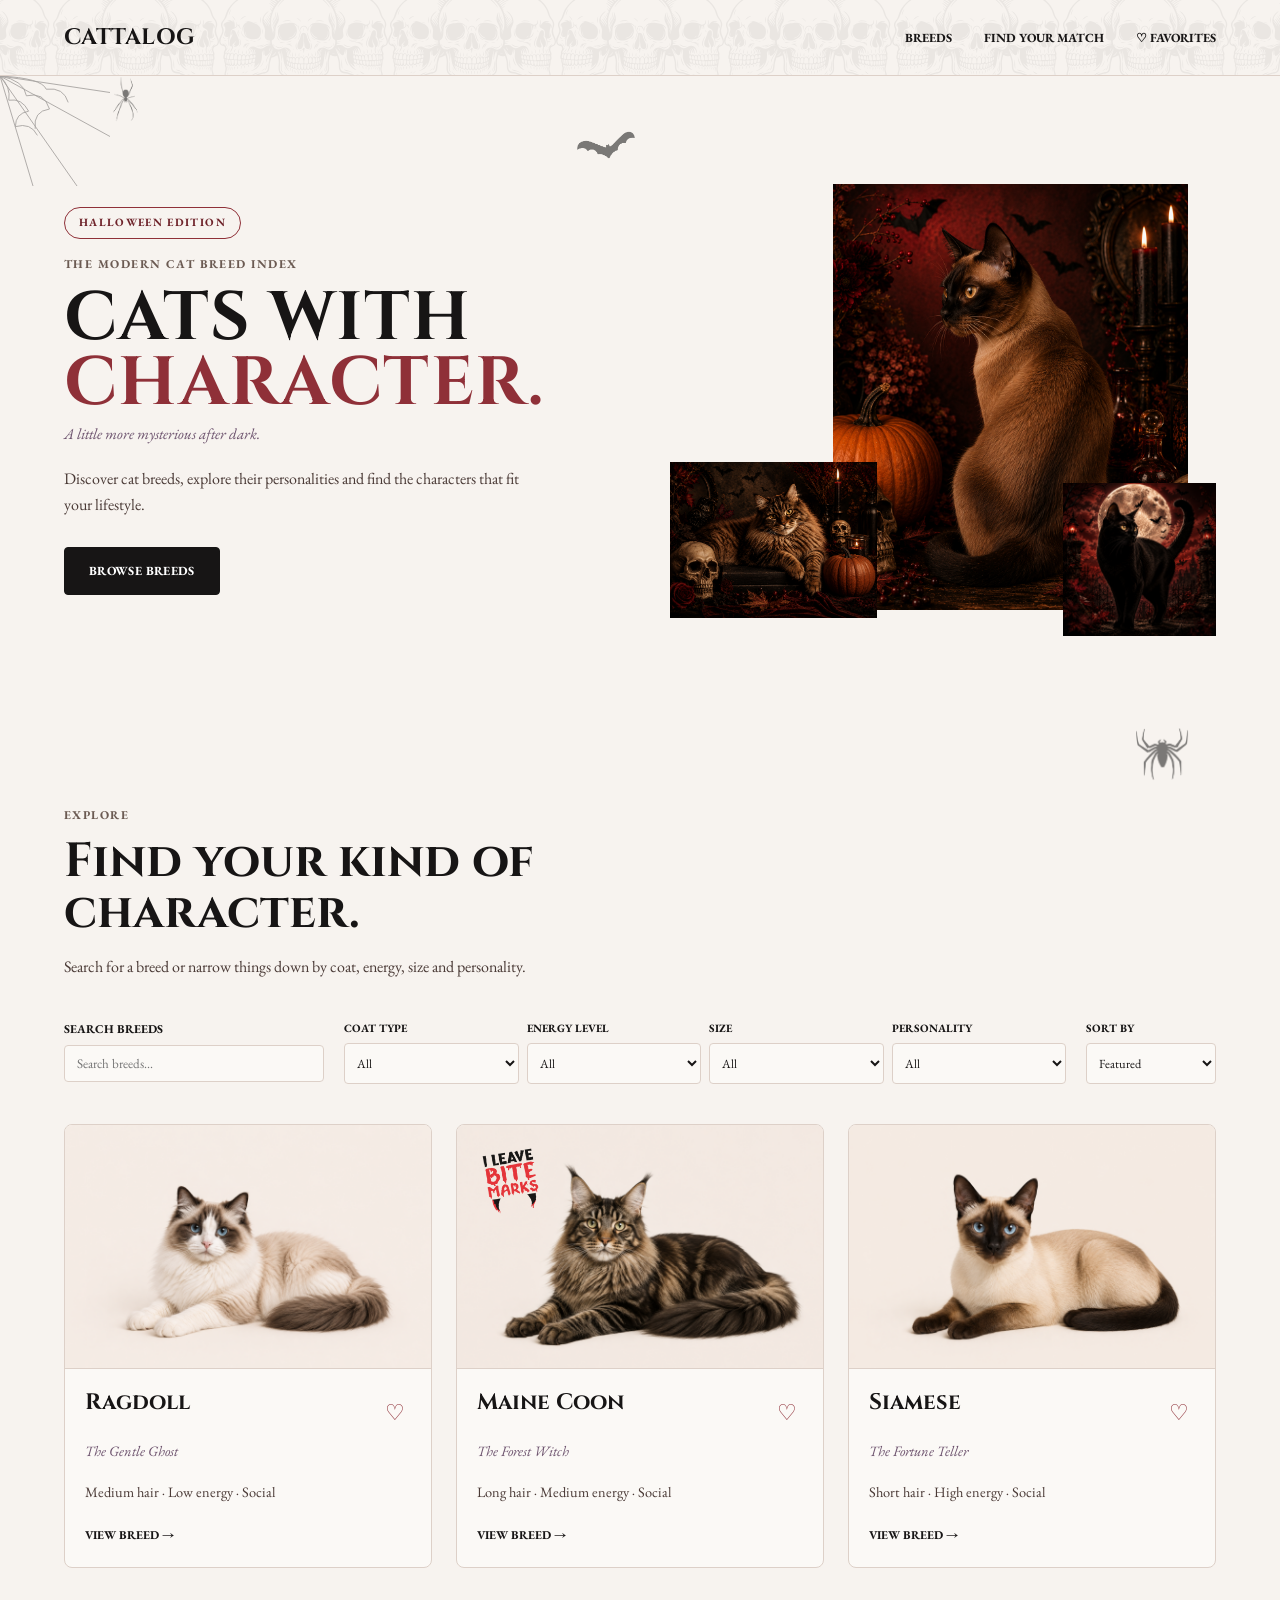
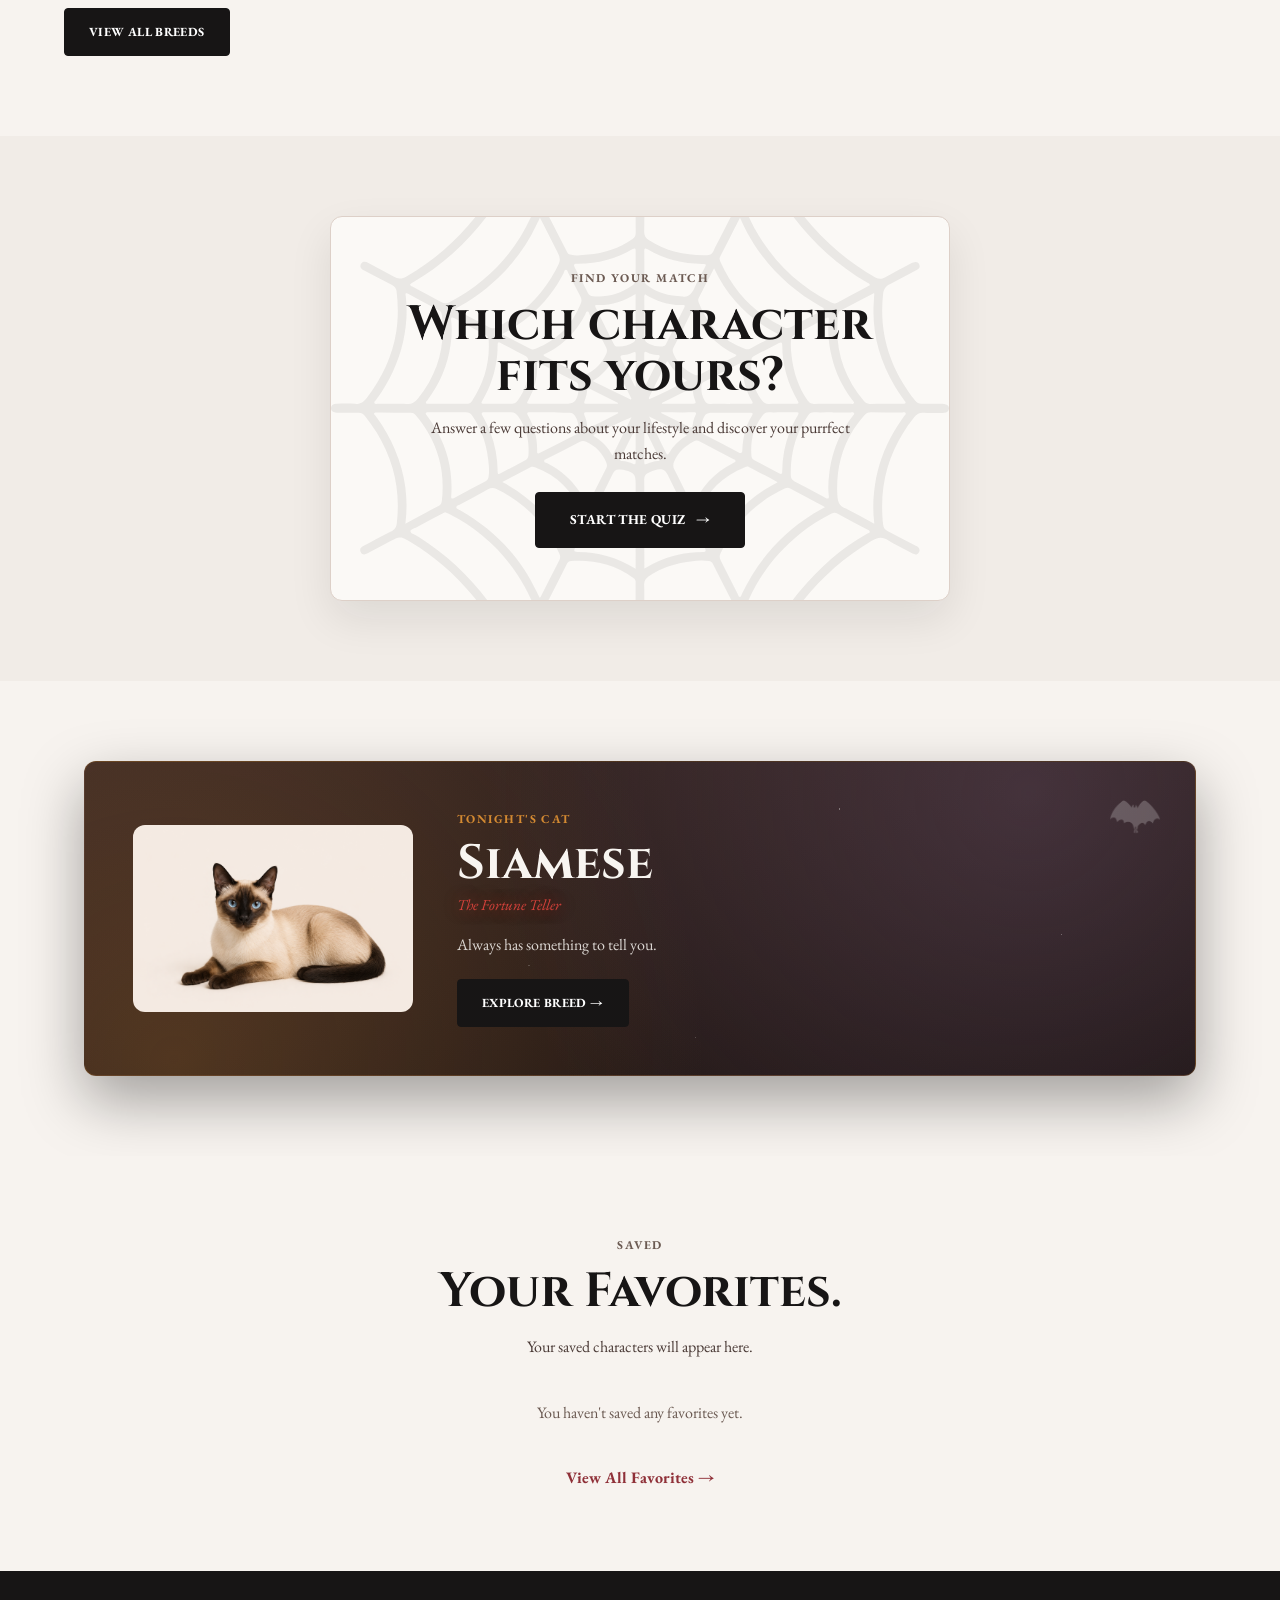
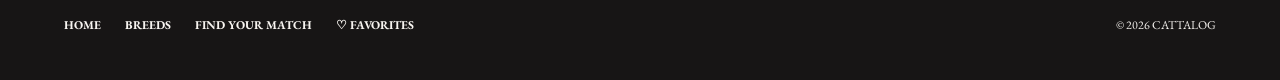
<file: index.html>
<!DOCTYPE html>
<html lang="en">

<head>
    <meta charset="UTF-8">
    <meta name="viewport" content="width=device-width, initial-scale=1.0">
    <meta name="description" content="CATTALOG is a modern cat breed index — discover breeds, explore personalities and find your purrfect match.">
    <link rel="icon" href="images/cat-on-skull.svg">
    <link rel="stylesheet" href="css/style.css">
    <title>CATTALOG — Halloween Edition</title>
</head>

<body>

<header class="site-header" id="site-header">
</header>


<main>

    <!-- HERO -->
    <section class="hero">

        <svg class="hero-decor" viewBox="0 0 100 100" aria-hidden="true" focusable="false">
            <g fill="none" stroke="currentColor" stroke-width="0.8" opacity="0.9">
                <path d="M0,0 L100,55" />
                <path d="M0,0 L70,100" />
                <path d="M0,0 L30,100" />
                <path d="M0,0 L100,15" />
                <path d="M0,0 Q10,10 8,22 Q20,20 26,32 Q14,34 14,46 Q28,42 34,54" />
                <path d="M0,0 Q22,4 24,18 Q40,14 45,30 Q30,32 32,48" />
                <path d="M0,0 Q38,2 42,12 Q58,10 62,24" />
            </g>
        </svg>

        <img src="images/bat.png" alt="" aria-hidden="true" class="page-decor decor-hero-bat">
        <img src="images/spider.png" alt="" aria-hidden="true" class="page-decor decor-hero-spider">

        <div class="hero-content">

            <p class="halloween-badge">
                Halloween Edition
            </p>

            <p class="section-label">
                The modern cat breed index
            </p>

            <h1>
                Cats with
                <span>character.</span>
            </h1>

            <p class="hero-subtitle">
                A little more mysterious after dark.
            </p>

            <p class="hero-description">
                Discover cat breeds, explore their personalities
                and find the characters that fit your lifestyle.
            </p>

            <a href="#explore" class="button">
                Browse Breeds
            </a>

        </div>


        <div class="hero-images">

            <div class="hero-image hero-image-main">
                <img
                        src="images/hero-main.png"
                        alt="Siamese cat sitting among pumpkins, skulls and candles"
                        decoding="async">
            </div>

            <div class="hero-image hero-image-secondary">
                <img
                        src="images/hero-secondary.png"
                        alt="Maine Coon cat resting among Halloween decorations"
                        decoding="async">
            </div>

            <div class="hero-image hero-image-small">
                <img
                        src="images/hero-small.png"
                        alt="Black cat under a full moon with bats"
                        decoding="async">
            </div>

        </div>

    </section>


    <!-- EXPLORE -->
    <section class="breed-discovery" id="explore">

        <img src="images/spider2.png" alt="" aria-hidden="true" class="page-decor decor-explore-spider" loading="lazy">

        <header class="section-header">
            <p class="section-label">Explore</p>

            <h2>Find your kind of character.</h2>

            <p>
                Search for a breed or narrow things down
                by coat, energy, size and personality.
            </p>
        </header>


        <!--
            JavaScript builds the search input
            and filter selects here.
        -->
        <div id="home-filter-ui">
        </div>


        <!--
            Later JavaScript fetches breeds.json
            and creates breed cards here.
        -->
        <div class="breed-grid" id="home-breed-results">
        </div>


        <a href="breeds.html" class="button" id="home-view-all">
            View All Breeds
        </a>

    </section>


    <!-- MATCH -->
    <section class="match-section">

        <div class="match-content">

            <img src="images/spider-web.svg" alt="" aria-hidden="true" class="match-web">

            <p class="section-label">
                Find Your Match
            </p>

            <h2>
                Which character fits yours?
            </h2>

            <p>
                Answer a few questions about your lifestyle
                and discover your purrfect matches.
            </p>

            <a href="match.html" class="button button-large match-start">
                Start the Quiz
                <span aria-hidden="true">→</span>
            </a>

        </div>

    </section>


    <!-- TONIGHT'S CAT -->
    <section class="tonight-cat" aria-labelledby="tonight-cat-heading">

        <h2 id="tonight-cat-heading" class="visually-hidden">Tonight's Cat</h2>

        <!--
            JavaScript picks a breed for today
            and fills the card here.
        -->
        <div class="tonight-cat-card" id="tonight-cat-card">
            <p>Loading tonight's cat...</p>
        </div>

        <img src="images/bat2.png" alt="" aria-hidden="true" class="page-decor decor-tonight-bat" loading="lazy">

    </section>


    <!-- FAVORITES PREVIEW -->
    <section class="favorites-preview">

        <header class="section-header section-header-center">
            <p class="section-label">Saved</p>

            <h2>Your Favorites.</h2>

            <p>
                Your saved characters will appear here.
            </p>
        </header>


        <div class="breed-grid" id="favorites-preview">
            <p>You haven't saved any favorites yet.</p>
        </div>


        <a href="favorites.html" class="favorites-preview-link">
            View All Favorites →
        </a>

    </section>

</main>


<footer class="site-footer" id="site-footer">
</footer>

<script src="js/nav.js"></script>
<script src="js/utils.js"></script>
<script src="js/home.js"></script>
</body>

</html>
</file>
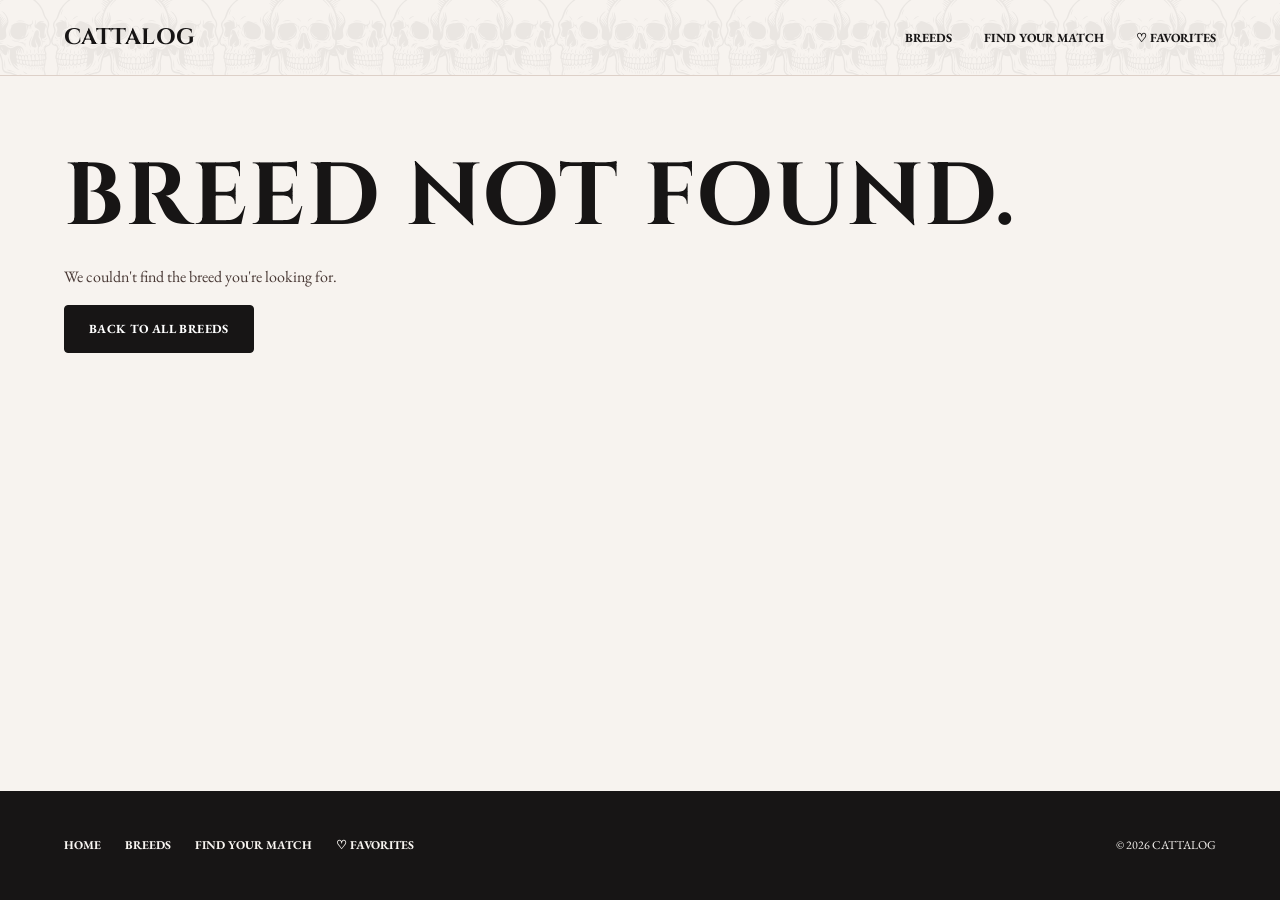
<file: breed.html>
<!DOCTYPE html>
<html lang="en">

<head>
    <meta charset="UTF-8">
    <meta name="viewport" content="width=device-width, initial-scale=1.0">
    <meta name="description" content="Detailed cat breed profile — origin, personality, coat, size and lifespan on CATTALOG.">
    <link rel="icon" href="images/cat-on-skull.svg">

    <link rel="stylesheet" href="css/style.css">

    <title>Breed | CATTALOG — Halloween Edition</title>
</head>

<body class="breed-page">

<header class="site-header" id="site-header">
</header>


<main>

    <a href="breeds.html" class="back-link">
        ← All Breeds
    </a>


    <!-- BREED HERO -->
    <section class="breed-detail">

        <div class="breed-detail-image">
            <!-- JavaScript adds breed image here -->
        </div>


        <div class="breed-detail-content">

            <p class="section-label">
                Breed Profile
            </p>

            <img src="images/bat.png" alt="" aria-hidden="true" class="page-decor decor-detail-bat" loading="lazy">

            <h1 id="breed-name">
                Loading...
            </h1>

            <p class="breed-halloween-role" id="breed-halloween-role" hidden>
            </p>

            <p class="breed-traits" id="breed-traits">
                Loading traits...
            </p>

            <p class="breed-description" id="breed-description">
                Loading breed information...
            </p>

            <button
                    type="button"
                    class="favorite-button"
                    id="favorite-button"
                    aria-label="Add to favorites">
                ♡
            </button>

        </div>

    </section>


    <!-- OVERVIEW: ABOUT + BASICS -->
    <section class="breed-overview">

        <div class="breed-about">

            <h2>About.</h2>

            <p id="breed-about">
                Loading breed background...
            </p>

            <div class="fun-fact">
                <p class="fun-fact-label">Fun Fact</p>
                <p class="fun-fact-text" id="breed-fun-fact">—</p>
            </div>

            <div class="health-note">
                <p class="health-note-label">Health Note</p>
                <p class="health-note-text" id="breed-health-note">—</p>
            </div>

        </div>


        <div class="breed-basics">

            <h2>The Basics.</h2>

            <div class="basics-list">

                <div class="basics-row">
                    <h3>Origin</h3>
                    <p id="breed-origin">—</p>
                </div>

                <div class="basics-row">
                    <h3>Size</h3>
                    <p id="breed-size">—</p>
                </div>

                <div class="basics-row">
                    <h3>Coat</h3>
                    <p id="breed-coat">—</p>
                </div>

                <div class="basics-row">
                    <h3>Lifespan</h3>
                    <p id="breed-lifespan">—</p>
                </div>

                <div class="basics-row">
                    <h3>Grooming</h3>
                    <p id="breed-grooming">—</p>
                </div>

                <div class="basics-row">
                    <h3>Shedding</h3>
                    <p id="breed-shedding">—</p>
                </div>

                <div class="basics-row">
                    <h3>Vocality</h3>
                    <p id="breed-vocality">—</p>
                </div>

            </div>

        </div>

    </section>


    <!-- CHARACTER: PERSONALITY + GOOD WITH -->
    <section class="breed-character">

        <img src="images/spider.png" alt="" aria-hidden="true" class="page-decor decor-character-spider" loading="lazy">

        <div class="personality-section">

            <h2>Personality.</h2>

            <div
                    class="personality-traits"
                    id="personality-traits">
                <!-- JavaScript adds score bars here -->
            </div>

        </div>


        <div class="character-side">

            <div class="breed-good-with">

                <h2>Good With.</h2>

                <div class="tag-list" id="breed-good-with">
                    <!-- JavaScript adds tags here -->
                </div>

            </div>

            <blockquote class="breed-vibe">

                <p class="section-label">
                    The Vibe
                </p>

                <p class="breed-vibe-quote" id="breed-vibe">
                    Loading...
                </p>

            </blockquote>

        </div>

    </section>


    <!-- QUIZ CTA -->
    <section class="match-cta">

        <img src="images/spider2.png" alt="" aria-hidden="true" class="page-decor decor-cta-spider" loading="lazy">

        <div class="match-content">

            <img src="images/spider-web.svg" alt="" aria-hidden="true" class="match-web">

            <p class="section-label">
                Find Your Match
            </p>

            <h2>
                Think you're a match?
            </h2>

            <p>
                Answer a few quick questions about your lifestyle
                and find the character that fits you.
            </p>

            <a href="match.html" class="button button-large match-start">
                Start the Quiz
                <span aria-hidden="true">→</span>
            </a>

        </div>

    </section>


    <!-- RATING + COMMENTS -->
    <section class="breed-feedback">

      <div class="breed-rating">

        <h2>
            Rate This Breed.
        </h2>

        <p>
            Tap a star to rate this breed. Your rating is saved on this device.
        </p>

        <div
                class="rating-widget"
                id="rating-widget"
                role="radiogroup"
                aria-label="Rate this breed from 1 to 5 stars">
            <!-- JavaScript adds star buttons here -->
        </div>

        <p class="rating-summary" id="rating-summary">
        </p>

        <button
                type="button"
                class="rating-clear"
                id="rating-clear"
                hidden>
            Clear rating
        </button>

        <img src="images/skeleton.png" alt="" aria-hidden="true" class="page-decor decor-rating-skeleton" loading="lazy">

      </div>


      <div class="breed-comments">

        <h2>
            Comments.
        </h2>

        <p>
            Have you met this breed? Share your experience.
            You'll need to rate the breed before posting a comment.
        </p>

        <form
                class="comment-form"
                id="comment-form"
                novalidate>

            <div class="comment-field">
                <label for="comment-name">Your name</label>

                <input
                        type="text"
                        id="comment-name"
                        name="name"
                        placeholder="e.g. Alex"
                        required
                        minlength="2"
                        maxlength="40">
            </div>

            <div class="comment-field">
                <label for="comment-text">Your comment</label>

                <textarea
                        id="comment-text"
                        name="text"
                        rows="4"
                        placeholder="What's this breed's character like? (min. 10 characters)"
                        required
                        minlength="10"
                        maxlength="300"></textarea>

                <p class="comment-char-count" id="comment-char-count">
                    0 / 300
                </p>
            </div>

            <p
                    class="comment-error"
                    id="comment-error"
                    role="alert"
                    hidden>
            </p>

            <button type="submit" class="button">
                Post Comment
            </button>

        </form>

        <div class="comment-list" id="comment-list">
            <!-- JavaScript adds saved comments here -->
        </div>

      </div>

    </section>

</main>


<footer class="site-footer" id="site-footer">
</footer>


<script src="js/nav.js"></script>
<script src="js/utils.js"></script>
<script src="js/breed.js"></script>

</body>

</html>
</file>
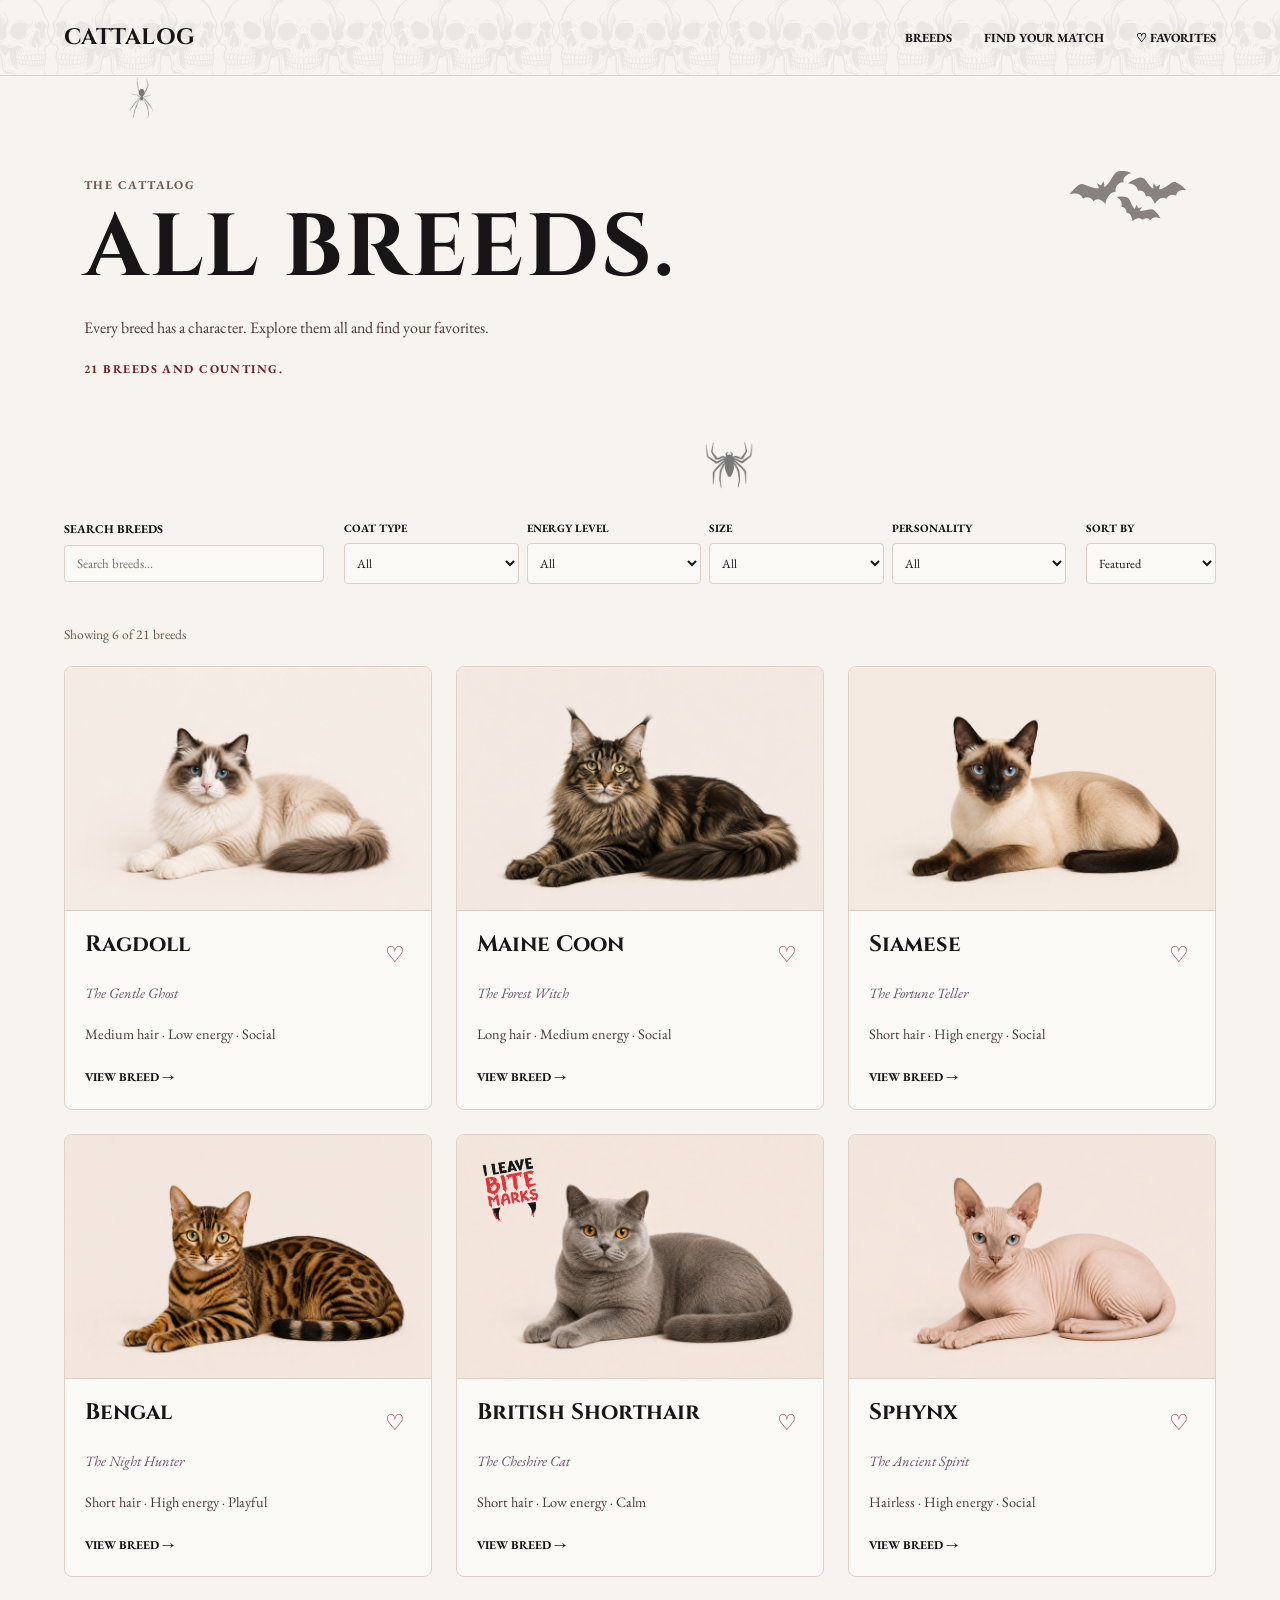
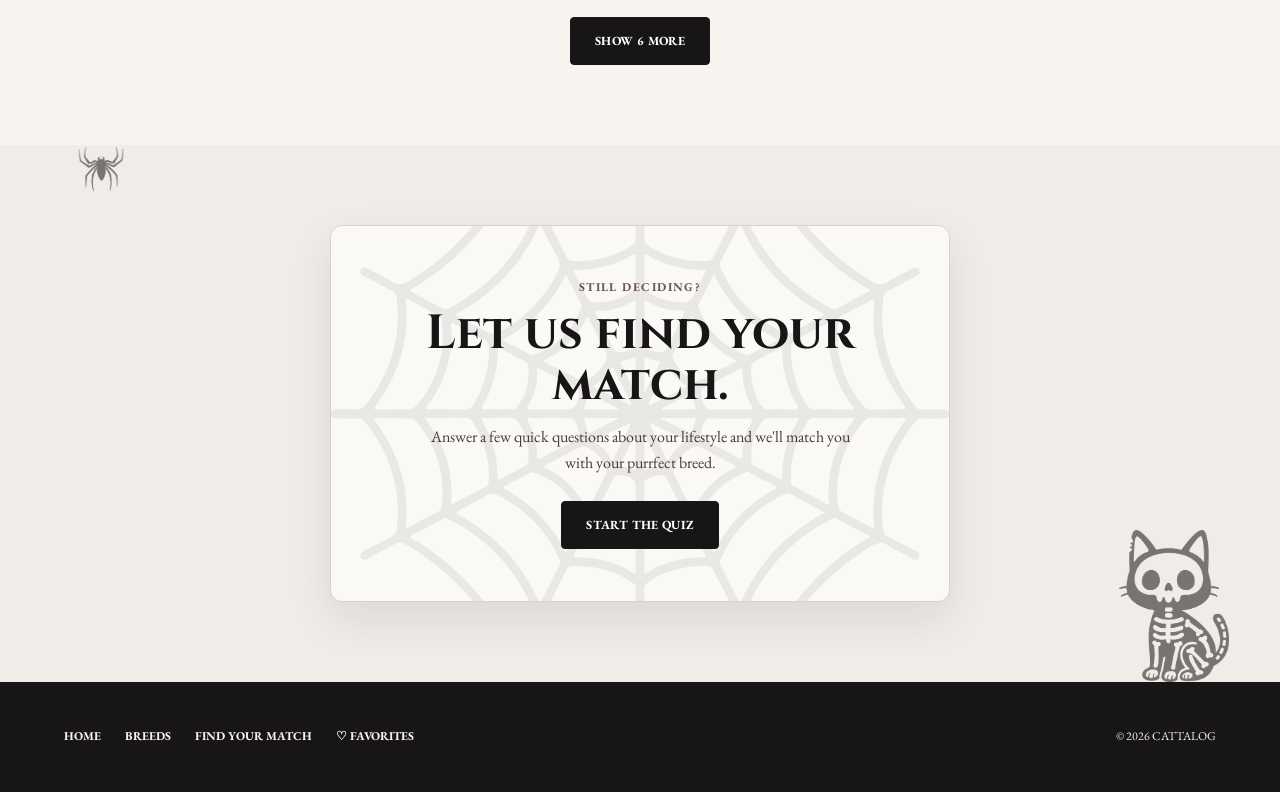
<file: breeds.html>
<!DOCTYPE html>
<html lang="en">

<head>
    <meta charset="UTF-8">
    <meta name="viewport" content="width=device-width, initial-scale=1.0">
    <meta name="description" content="Browse and filter cat breeds by coat, energy, size and personality on CATTALOG.">
    <link rel="icon" href="images/cat-on-skull.svg">
    <link rel="stylesheet" href="css/style.css">
    <title>Breeds | CATTALOG — Halloween Edition</title>
</head>

<body>

<header class="site-header" id="site-header">
</header>


<main>

    <!-- INTRO -->
    <section class="page-intro">

        <img src="images/bats.svg" alt="" aria-hidden="true" class="page-decor decor-breeds-bat" loading="lazy">
        <img src="images/spider.png" alt="" aria-hidden="true" class="page-decor decor-intro-spider" loading="lazy">

        <p class="section-label">
            The Cattalog
        </p>

        <h1>All Breeds.</h1>

        <p>
            Every breed has a character.
            Explore them all and find your favorites.
        </p>

        <p class="breed-count-summary" id="breed-count-summary"></p>

    </section>


    <!-- BREED BROWSER -->
    <section class="breed-browser" aria-labelledby="breed-browser-heading">

        <img src="images/spider2.png" alt="" aria-hidden="true" class="page-decor decor-grid-spider" loading="lazy">

        <h2 id="breed-browser-heading" class="visually-hidden">Browse breeds</h2>

        <!--
            JavaScript builds the search input
            and filter selects here.
        -->
        <div id="breed-filter-ui">
        </div>


        <p class="breed-results-count" id="breed-results-count"></p>


        <!--
            JavaScript creates a page of breed cards
            from breeds.json here, then reveals more
            with the button below.
        -->
        <div class="breed-grid" id="breed-grid">
        </div>

        <button
                type="button"
                class="button load-more-button"
                id="load-more-button"
                hidden>
            Show More
        </button>

    </section>


    <!-- QUIZ CTA -->
    <section class="match-section">

        <img src="images/cat-skeleton.png" alt="" aria-hidden="true" class="page-decor decor-match-skeleton" loading="lazy">
        <img src="images/spider2.png" alt="" aria-hidden="true" class="page-decor decor-cta-spider2" loading="lazy">

        <div class="match-content">

            <img src="images/spider-web.svg" alt="" aria-hidden="true" class="match-web">

            <p class="section-label">
                Still Deciding?
            </p>

            <h2>
                Let us find your match.
            </h2>

            <p>
                Answer a few quick questions about your lifestyle
                and we'll match you with your purrfect breed.
            </p>

            <a href="match.html" class="button">
                Start the Quiz
            </a>

        </div>

    </section>

</main>


<footer class="site-footer" id="site-footer">
</footer>

<script src="js/nav.js"></script>
<script src="js/utils.js"></script>
<script src="js/breeds.js"></script>
</body>

</html>
</file>
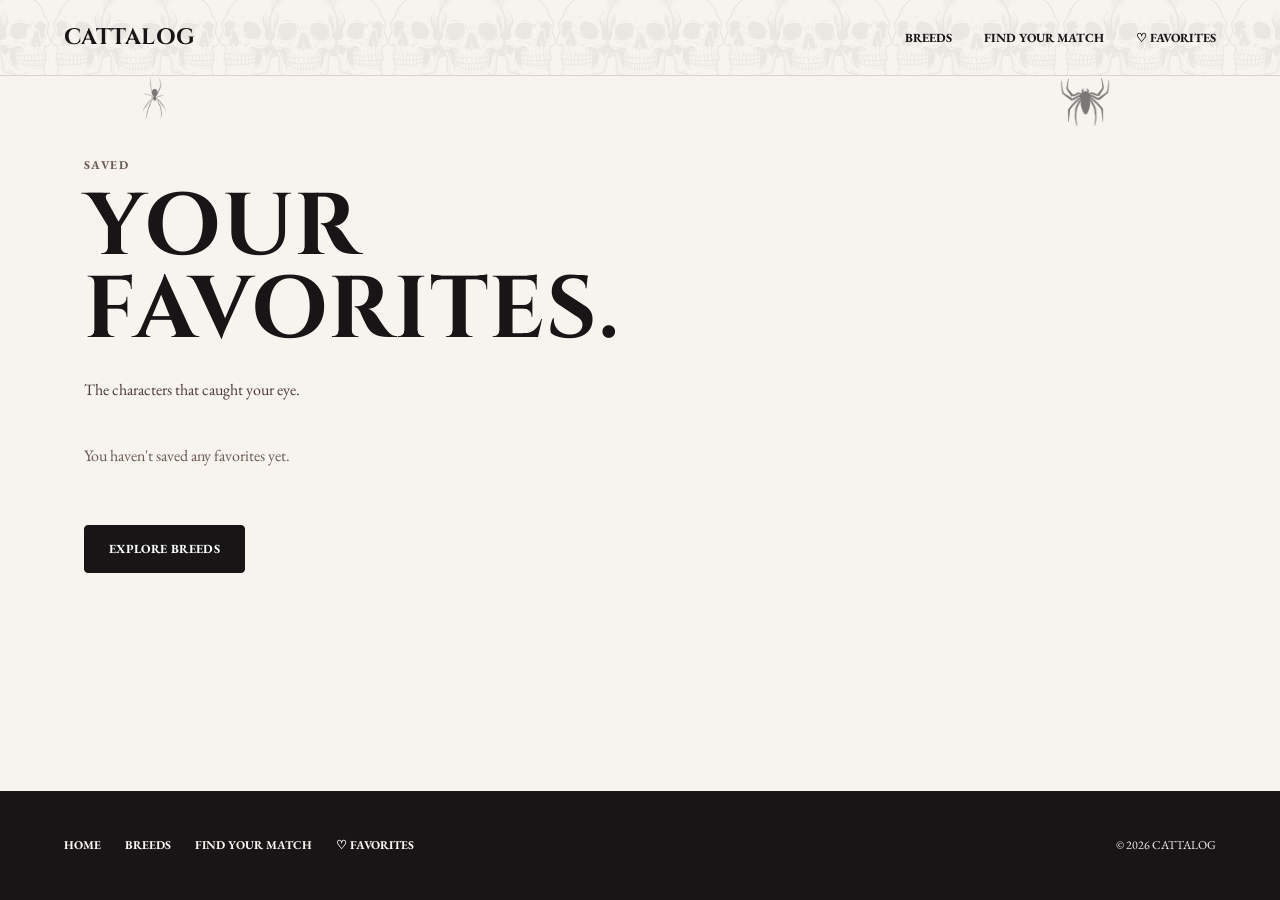
<file: favorites.html>
<!DOCTYPE html>
<html lang="en">

<head>
    <meta charset="UTF-8">
    <meta name="viewport" content="width=device-width, initial-scale=1.0">
    <meta name="description" content="View and manage your saved favorite cat breeds on CATTALOG.">
    <link rel="icon" href="images/cat-on-skull.svg">
    <link rel="stylesheet" href="css/style.css">
    <title>Favorites | CATTALOG — Halloween Edition</title>
</head>

<body>

<header class="site-header" id="site-header">
</header>


<main>

    <section class="favorites-section">

        <img src="images/spider.png" alt="" aria-hidden="true" class="page-decor decor-favorites-spider" loading="lazy">
        <img src="images/spider2.png" alt="" aria-hidden="true" class="page-decor decor-favorites-spider2" loading="lazy">

        <header class="section-header">

            <p class="section-label">
                Saved
            </p>

            <h1>
                Your Favorites.
            </h1>

            <p>
                The characters that caught your eye.
            </p>

        </header>


        <h2 class="visually-hidden">Saved breeds</h2>

        <!--
            JavaScript reads Local Storage and
            creates the saved breed cards here.
        -->
        <div
                class="breed-grid"
                id="favorites-grid">

            <p class="empty-favorites">
                You haven't saved any favorites yet.
            </p>

        </div>


        <div class="favorites-actions">

            <a
                    href="breeds.html"
                    class="button">
                Explore Breeds
            </a>

            <button
                    type="button"
                    class="clear-favorites-button"
                    id="clear-favorites-button"
                    hidden>
                Clear All Favorites
            </button>

        </div>

    </section>

</main>


<footer class="site-footer" id="site-footer">
</footer>

<script src="js/nav.js"></script>
<script src="js/utils.js"></script>
<script src="js/favorites.js"></script>
</body>

</html>
</file>
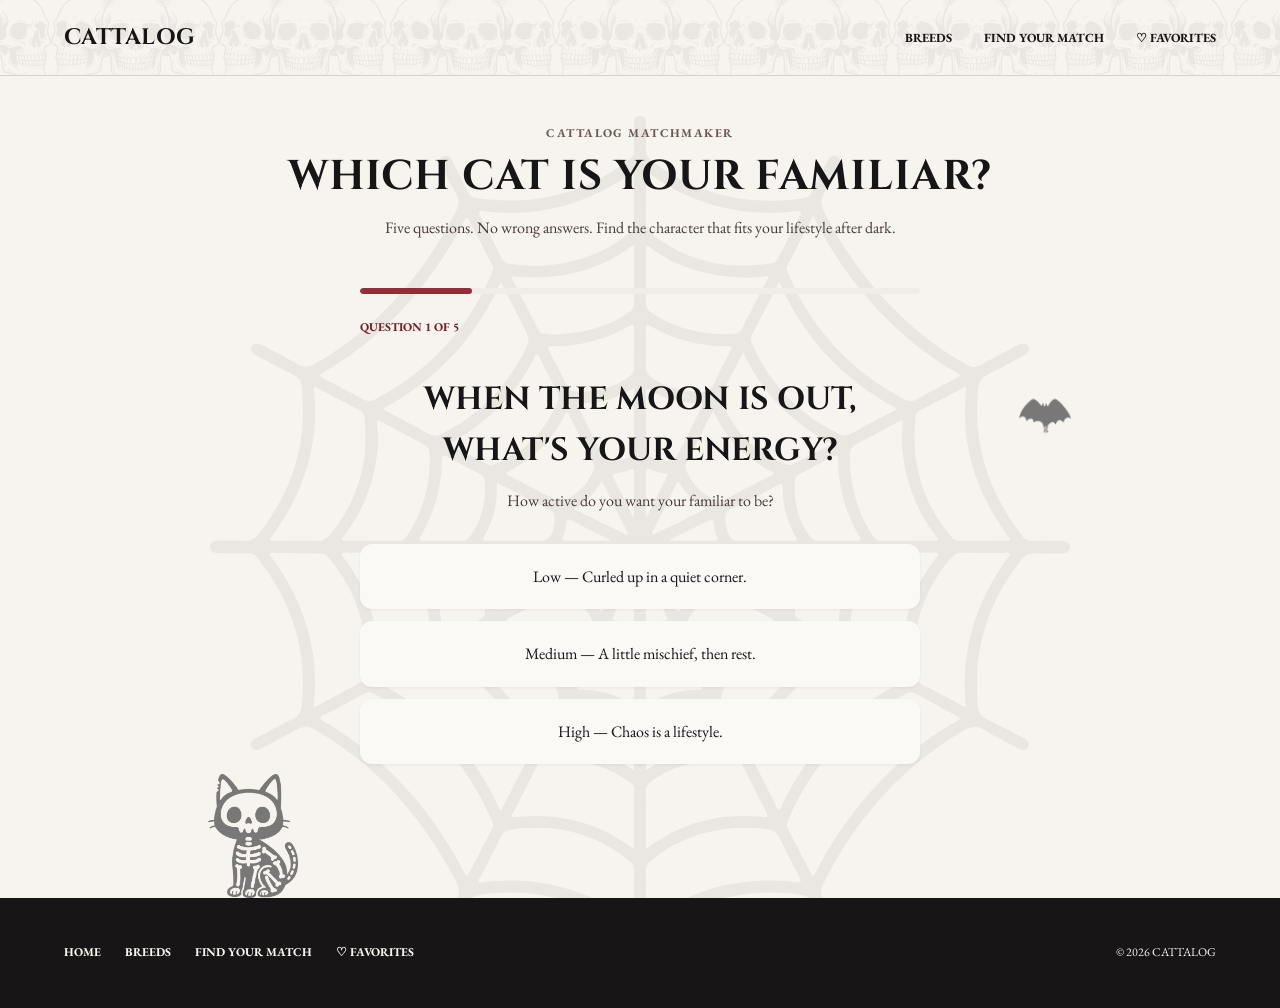
<file: match.html>
<!DOCTYPE html>
<html lang="en">

<head>
    <meta charset="UTF-8">
    <meta name="viewport" content="width=device-width, initial-scale=1.0">
    <meta name="description" content="Take the CATTALOG quiz to find which cat breed matches your lifestyle.">
    <link rel="icon" href="images/cat-on-skull.svg">
    <link rel="stylesheet" href="css/style.css">
    <title>Which Cat Is Your Familiar? | CATTALOG — Halloween Edition</title>
</head>

<body>

<header class="site-header" id="site-header">
</header>


<main>

    <section class="quiz-section">

        <img src="images/spider-web.svg" alt="" aria-hidden="true" class="quiz-web">

        <header class="quiz-header">

            <p class="section-label">
                Cattalog Matchmaker
            </p>

            <h1>
                Which cat is your familiar?
            </h1>

            <p>
                Five questions. No wrong answers.
                Find the character that fits your lifestyle after dark.
            </p>

        </header>


        <img src="images/bat2.png" alt="" aria-hidden="true" class="page-decor decor-quiz-bat" loading="lazy">


        <div class="quiz-body">

            <div class="quiz-progress-track" aria-hidden="true">
                <div class="quiz-progress-fill" id="quiz-progress-fill"></div>
            </div>

            <div class="quiz-nav">
                <p class="quiz-progress" id="quiz-progress">
                    Loading question...
                </p>

                <button
                        type="button"
                        class="quiz-back"
                        id="quiz-back"
                        hidden>
                    ← Back
                </button>
            </div>

            <fieldset id="quiz-fieldset">
                <!-- JavaScript adds the current question here -->
            </fieldset>

        </div>


        <!-- MATCH HISTORY -->
        <div class="quiz-history">

            <button
                    type="button"
                    class="history-toggle"
                    id="history-toggle"
                    aria-expanded="false"
                    aria-controls="match-history-panel"
                    hidden>
                View Past Matches
            </button>

        </div>

        <div
                class="match-history"
                id="match-history-panel"
                hidden>

            <div class="match-history-header">

                <h2>
                    Your Past Matches.
                </h2>

                <button
                        type="button"
                        class="clear-history-button"
                        id="clear-history-button"
                        hidden>
                    Clear History
                </button>

            </div>

            <div class="history-list" id="match-history-list">
                <!-- JavaScript adds past match entries here -->
            </div>

        </div>

        <img src="images/cat-skeleton.png" alt="" aria-hidden="true" class="page-decor decor-quiz-skeleton" loading="lazy">

    </section>

</main>


<footer class="site-footer" id="site-footer">
</footer>

<script src="js/nav.js"></script>
<script src="js/utils.js"></script>
<script src="js/match.js"></script>

</body>

</html>
</file>
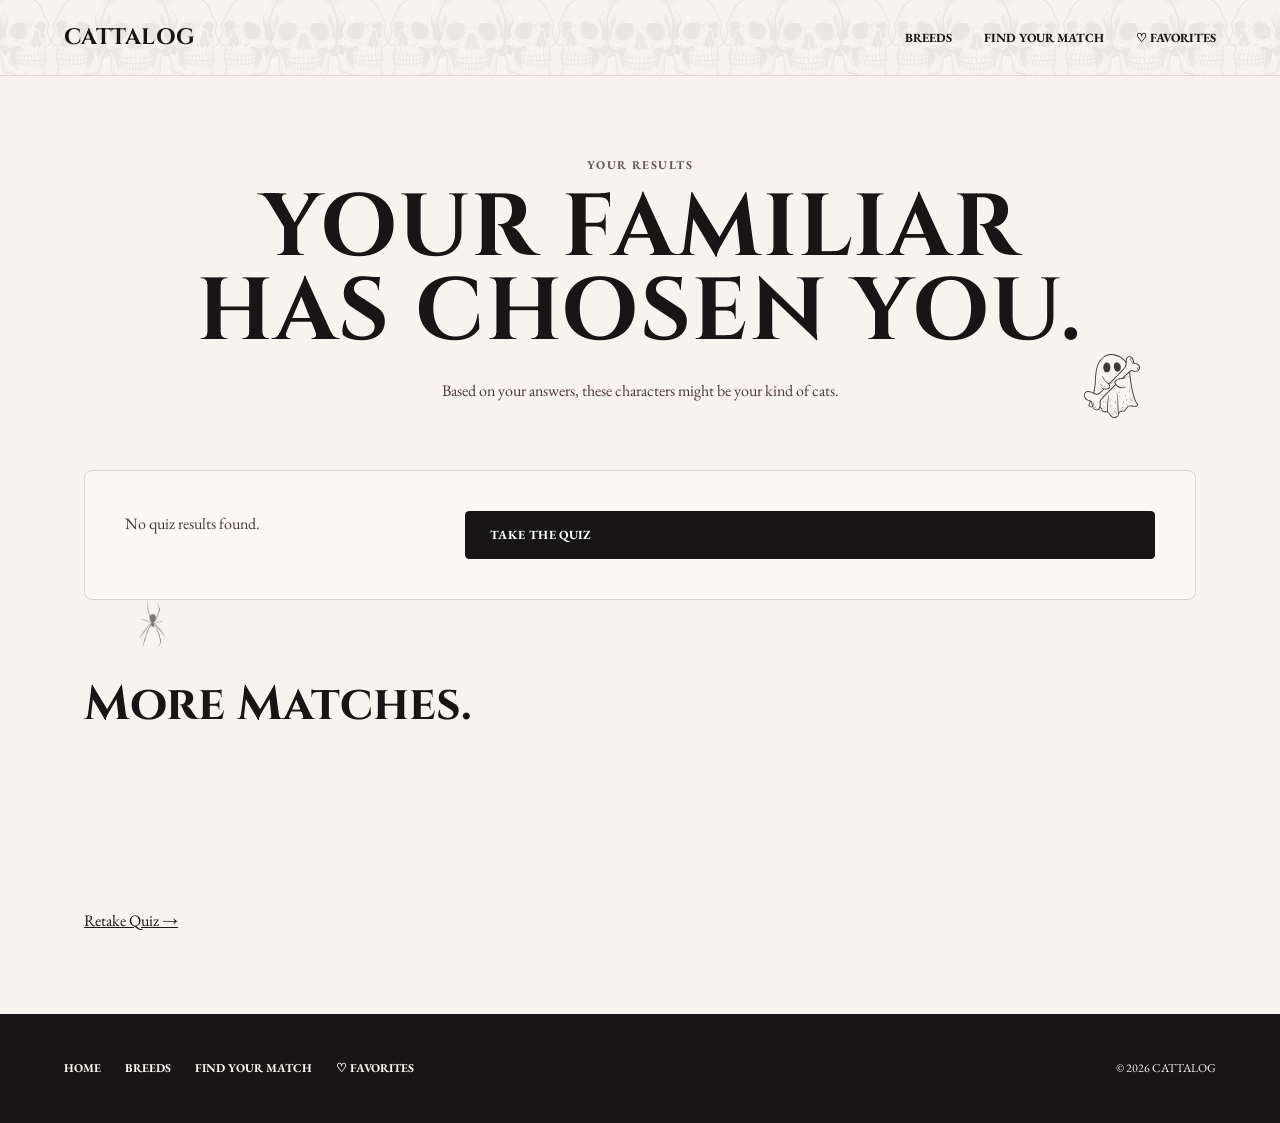
<file: results.html>
<!DOCTYPE html>
<html lang="en">

<head>
    <meta charset="UTF-8">
    <meta name="viewport" content="width=device-width, initial-scale=1.0">
    <meta name="description" content="See your best-matched cat breeds based on your CATTALOG quiz answers.">
    <link rel="icon" href="images/cat-on-skull.svg">
    <link rel="stylesheet" href="css/style.css">
    <title>Your Halloween Familiar | CATTALOG — Halloween Edition</title>
</head>

<body>

<header class="site-header" id="site-header">
</header>


<main>

    <section class="results-section">

        <header class="results-header">

            <img src="images/ghost-bone.svg" alt="" aria-hidden="true" class="page-decor decor-results-ghost" loading="lazy">

            <p class="section-label">
                Your Results
            </p>

            <h1>
                Your familiar has chosen you.
            </h1>

            <p>
                Based on your answers, these characters
                might be your kind of cats.
            </p>

        </header>


        <!-- BEST MATCH -->
        <article class="best-match" aria-labelledby="best-match-heading">

            <h2 id="best-match-heading" class="visually-hidden">Your best match</h2>

            <p class="match-label">
                Best Match
            </p>

            <p>
                Loading your matches...
            </p>

        </article>


        <!-- OTHER MATCHES -->
        <section class="more-matches">

            <img src="images/spider.png" alt="" aria-hidden="true" class="page-decor decor-more-matches-spider" loading="lazy">

            <h2>
                More Matches.
            </h2>

            <div
                    class="breed-grid"
                    id="match-results">

                <!--
                    JavaScript creates the remaining
                    quiz matches here.
                -->

            </div>

        </section>


        <!-- MATCH HISTORY -->
        <div class="quiz-history">

            <button
                    type="button"
                    class="history-toggle"
                    id="history-toggle"
                    aria-expanded="false"
                    aria-controls="match-history-panel"
                    hidden>
                View Past Matches
            </button>

        </div>

        <div
                class="match-history"
                id="match-history-panel"
                hidden>

            <div class="match-history-header">

                <h2>
                    Your Past Matches.
                </h2>

                <button
                        type="button"
                        class="clear-history-button"
                        id="clear-history-button"
                        hidden>
                    Clear History
                </button>

            </div>

            <div class="history-list" id="match-history-list">
                <!-- JavaScript adds past match entries here -->
            </div>

        </div>


        <a href="match.html">
            Retake Quiz →
        </a>

    </section>

</main>


<footer class="site-footer" id="site-footer">
</footer>

<script src="js/nav.js"></script>
<script src="js/utils.js"></script>
<script src="js/results.js"></script>
</body>

</html>
</file>
<file: css/style.css>
/* ==================================================
   CATTALOG
   Global stylesheet
   ================================================== */

@import url("https://fonts.googleapis.com/css2?family=Cinzel:wght@500;700&family=EB+Garamond:ital,wght@0,400;0,500;0,600;0,700;1,400;1,600&display=swap");


/* ==================================================
   COLOR SYSTEM
   ================================================== */

:root {
    /* Main colors */
    --color-background: #f7f3ef;
    --color-surface: #fbf9f6;
    --color-surface-soft: #f1ece7;

    /* Text */
    --color-text: #171515;
    --color-text-soft: #4a3a36;
    --color-muted: #6b5a52;

    /* Accent (muted blood red) */
    --color-accent: #8f3038;
    --color-accent-dark: #6f242b;
    --color-accent-light: #f0d9d6;
    --color-accent-bright: #d6423b;

    /* Halloween accents */
    --color-purple: #6c526d;
    --color-pumpkin: #d48a32;
    --color-brown: #3b2925;

    /* Borders */
    --color-border: #ddd0c8;

    /* Dark sections */
    --color-dark: #171515;
    --color-dark-text: #f8f5f1;

    /* Layout */
    --max-width: 1240px;

    /* Border radius */
    --radius-small: 4px;
    --radius-medium: 8px;
    --radius-large: 12px;
}


/* ==================================================
   RESET
   ================================================== */

* {
    box-sizing: border-box;

    /* No blue tap-highlight flash on touch devices */
    -webkit-tap-highlight-color: transparent;
}

body {
    display: flex;
    flex-direction: column;
    min-height: 100vh;

    margin: 0;

    background-color: var(--color-background);
    color: var(--color-text);

    font-family: "EB Garamond", Georgia, "Times New Roman", serif;
    line-height: 1.6;
}

main {
    width: 100%;
    flex: 1 0 auto;
}

img {
    display: block;
    width: 100%;
    max-width: 100%;
}

button,
input,
select,
textarea {
    font: inherit;
}

button,
select {
    cursor: pointer;
}

a {
    color: inherit;
}

/* Hidden from view but available to screen readers */
.visually-hidden {
    position: absolute;

    width: 1px;
    height: 1px;
    margin: -1px;
    padding: 0;

    overflow: hidden;

    clip: rect(0, 0, 0, 0);          /* legacy */
    clip-path: inset(50%);           /* modern replacement */
    white-space: nowrap;

    border: 0;
}


/* ==================================================
   TYPOGRAPHY
   ================================================== */

h1,
h2,
h3,
p {
    margin-top: 0;
}

h1,
h2,
h3 {
    font-family: "Cinzel", Georgia, "Times New Roman", serif;
}

h1 {
    margin-bottom: 24px;

    font-size: clamp(1.75rem, 12.5cqw, 5.5rem);
    line-height: 0.95;
    letter-spacing: 0.02em;

    text-transform: uppercase;
    text-wrap: balance;
    overflow-wrap: break-word;
}

h2 {
    margin-bottom: 16px;

    font-size: clamp(2rem, 4vw, 3rem);
    line-height: 1.05;
}

h3 {
    margin-bottom: 8px;

    font-size: 1.4rem;
    line-height: 1.2;
}

p {
    color: var(--color-text-soft);
}

.section-label {
    margin-bottom: 12px;

    color: var(--color-muted);

    font-family: "EB Garamond", Georgia, "Times New Roman", serif;
    font-size: 0.75rem;
    font-weight: 700;

    letter-spacing: 0.12em;
    text-transform: uppercase;
}


/* Accent text inside headings */

h1 span {
    color: var(--color-accent);
}


/* ==================================================
   HEADER
   ================================================== */

.site-header {
    position: relative;
    z-index: 20;

    min-height: 76px;

    display: flex;
    justify-content: space-between;
    align-items: center;

    padding: 0 5%;

    background-color: var(--color-background);
    border-bottom: 1px solid var(--color-border);
}

/* Faint band of skulls running side to side behind the nav */
.site-header::before {
    content: "";

    position: absolute;
    inset: 0;
    z-index: -1;

    background-image: url("../images/3-skulls.svg");
    background-repeat: repeat-x;
    background-position: center;
    background-size: auto 128%;

    opacity: 0.06;

    pointer-events: none;
}

.logo,
.nav-toggle,
.main-nav {
    position: relative;
    z-index: 1;
}

.logo {
    color: var(--color-text);

    font-family: "Cinzel", Georgia, "Times New Roman", serif;
    font-size: 1.4rem;
    font-weight: 700;

    letter-spacing: 0.02em;
    text-decoration: none;
}

.main-nav {
    display: flex;
    align-items: center;
    gap: 32px;
}

.main-nav a {
    position: relative;

    color: var(--color-text);

    font-size: 0.78rem;
    font-weight: 700;

    text-decoration: none;
    text-transform: uppercase;
}

.main-nav a::after {
    content: "";

    position: absolute;
    left: 0;
    bottom: -5px;

    width: 0;
    height: 2px;

    background-color: var(--color-accent);

    transition: width 0.2s ease;
}

.main-nav a:hover::after {
    width: 100%;
}

.nav-toggle {
    display: none;

    padding: 6px 10px;

    background: transparent;
    color: var(--color-text);

    border: 1px solid var(--color-border);
    border-radius: var(--radius-small);

    font-size: 1.1rem;
    line-height: 1;
}


/* ==================================================
   GENERAL LAYOUT
   ================================================== */

section {
    padding: 80px 5%;
}


.section-header {
    position: relative;

    max-width: 700px;
    margin-bottom: 40px;

    container-type: inline-size;
}

.section-header > p:last-child {
    margin-bottom: 0;
}


/* ==================================================
   BUTTONS
   ================================================== */

.button {
    display: inline-block;

    padding: 13px 24px;

    background-color: var(--color-dark);
    color: white;

    border: 1px solid var(--color-dark);
    border-radius: var(--radius-small);

    font-size: 0.78rem;
    font-weight: 700;

    text-decoration: none;
    text-transform: uppercase;
    letter-spacing: 0.03em;

    transition:
            background-color 0.2s ease,
            color 0.2s ease,
            transform 0.2s ease;
}

.button:hover {
    background-color: var(--color-accent);
    border-color: var(--color-accent);

    transform: translateY(-2px);
}


/* ==================================================
   HERO
   ================================================== */

.hero {
    position: relative;

    min-height: 650px;

    display: grid;
    grid-template-columns: 1fr 1fr;
    align-items: center;
    gap: 60px;
}

.hero-decor {
    position: absolute;
    top: 0;
    left: 0;

    width: 110px;
    height: 110px;

    opacity: 0.4;
    pointer-events: none;
}

.hero-content {
    max-width: 580px;

    container-type: inline-size;
}

.halloween-badge {
    display: inline-block;
    margin-bottom: 16px;

    padding: 6px 14px;

    color: var(--color-accent-dark);

    border: 1px solid var(--color-accent);
    border-radius: 999px;

    font-size: 0.7rem;
    font-weight: 700;

    letter-spacing: 0.12em;
    text-transform: uppercase;
}

.hero-subtitle {
    margin: -18px 0 20px;

    color: var(--color-purple);

    font-size: 0.95rem;
    font-style: italic;
}

.hero-description {
    max-width: 470px;
    margin-bottom: 30px;

    font-size: 1rem;
}


/* Hero image collage */

.hero-images {
    position: relative;

    width: 100%;
    max-width: 580px;
    aspect-ratio: 580 / 500;

    margin-left: auto;
}

.hero-image {
    overflow: hidden;

    background-color: var(--color-surface-soft);

    transition: box-shadow 0.4s ease;
}

.hero-image:hover {
    z-index: 5;
    box-shadow: 0 0 44px rgb(212 138 50 / 40%);
}

.hero-image img {
    width: 100%;
    height: 100%;

    object-fit: cover;

    transition: transform 0.5s ease, filter 0.5s ease;
}

.hero-image:hover img {
    filter: brightness(1.08) saturate(1.15);
    transform: scale(1.06);
}

.hero-image-main {
    position: absolute;

    top: 4%;
    right: 5.2%;

    width: 65%;
    aspect-ratio: 1145 / 1374;

    animation: hero-float-a 6.5s ease-in-out infinite;
}

.hero-image-secondary {
    position: absolute;

    left: 0;
    bottom: 4%;

    width: 38%;
    aspect-ratio: 1448 / 1086;

    animation: hero-float-b 7.5s ease-in-out infinite;
    animation-delay: -2.5s;
}

.hero-image-small {
    position: absolute;

    right: 0;
    bottom: 0;

    width: 28%;
    aspect-ratio: 1 / 1;

    animation: hero-float-c 5.5s ease-in-out infinite;
    animation-delay: -1.2s;
}

@keyframes hero-float-a {
    0%, 100% { transform: translateY(0) rotate(0deg); }
    50% { transform: translateY(-12px) rotate(-0.7deg); }
}

@keyframes hero-float-b {
    0%, 100% { transform: translateY(0) rotate(0deg); }
    50% { transform: translateY(9px) rotate(0.9deg); }
}

@keyframes hero-float-c {
    0%, 100% { transform: translateY(0) rotate(0deg); }
    50% { transform: translateY(-8px) rotate(1.1deg); }
}

@media (prefers-reduced-motion: reduce) {
    .hero-image-main,
    .hero-image-secondary,
    .hero-image-small {
        animation: none;
    }
}


/* ==================================================
   BREED DISCOVERY / BROWSER
   ================================================== */

.breed-discovery,
.breed-browser {
    position: relative;

    background-color: var(--color-background);
}


/* Filter bar (search + filters, side by side) */

.breed-filter-bar {
    display: flex;
    flex-wrap: wrap;
    align-items: flex-start;
    gap: 20px;

    margin-bottom: 40px;
}

.clear-filters-button {
    flex-basis: 100%;

    padding: 0;
    margin-top: 2px;

    background: none;
    border: 0;

    color: var(--color-muted);

    font-size: 0.78rem;
    font-weight: 700;

    text-align: left;
    text-transform: uppercase;
    letter-spacing: 0.02em;

    transition: color 0.2s ease;
}

.clear-filters-button:hover {
    color: var(--color-accent-dark);
}

.clear-filters-button[hidden] {
    display: none;
}


/* Search */

.breed-search {
    flex: 0 1 260px;
    min-width: 160px;
    max-width: 280px;
}

/* Sort trails the attribute filters on desktop; on tablet it pairs up
   with the search box (see the max-width: 900px block). Its label keeps the
   shared .filter-group label styling. */
.breed-sort {
    flex: 0 1 130px;
}

.breed-search label {
    display: block;

    margin-bottom: 6px;

    font-size: 0.75rem;
    font-weight: 700;

    text-transform: uppercase;
}

.breed-search input {
    width: 100%;

    padding: 10px 12px;

    background-color: var(--color-surface);

    border: 1px solid var(--color-border);
    border-radius: var(--radius-small);

    color: var(--color-text);
    font-size: 0.82rem;
    line-height: 1.2;

    outline: none;
}

.breed-search input:focus {
    border-color: var(--color-accent);
}


/* ==================================================
   FILTERS
   ================================================== */

.breed-filters {
    display: grid;
    grid-template-columns: repeat(4, minmax(70px, 1fr));
    gap: 8px;

    flex: 1 1 0;
    min-width: 260px;
}

.filter-group label {
    display: block;

    margin-bottom: 6px;

    font-size: 0.7rem;
    font-weight: 700;

    text-transform: uppercase;
}

.filter-group select {
    width: 100%;

    padding: 10px 8px;

    background-color: var(--color-surface);
    color: var(--color-text);

    border: 1px solid var(--color-border);
    border-radius: var(--radius-small);

    font-size: 0.78rem;
    line-height: 1.2;

    outline: none;

    transition: border-color 0.2s ease;
}

.filter-group select:hover {
    border-color: var(--color-muted);
}

.filter-group select:focus {
    border-color: var(--color-accent);
}


/* ==================================================
   BREED GRID
   ================================================== */

.breed-grid {
    display: grid;
    grid-template-columns: repeat(3, 1fr);
    gap: 24px;

    margin-bottom: 40px;
}

.load-more-button {
    display: block;
    width: fit-content;
    margin: 0 auto;
}

.load-more-button[hidden] {
    display: none;
}


/* ==================================================
   BREED CARD
   ================================================== */

.breed-card {
    overflow: hidden;

    background-color: var(--color-surface);

    border: 1px solid var(--color-border);
    border-radius: var(--radius-medium);

    transition:
            transform 0.2s ease,
            box-shadow 0.2s ease;
}

.breed-card:hover {
    transform: translateY(-4px);

    box-shadow: 0 10px 30px rgb(0 0 0 / 8%);
}

.breed-image {
    position: relative;

    display: block;
    width: 100%;

    overflow: hidden;

    aspect-ratio: 3 / 2;

    background-color: var(--color-surface-soft);

    border-bottom: 1px solid var(--color-border);
}

.breed-image-button {
    padding: 0;

    background: none;
    border: 0;
    border-bottom: 1px solid var(--color-border);

    text-align: left;

    cursor: pointer;
}

.breed-image-hint {
    position: absolute;
    inset: 0;

    display: flex;
    flex-direction: column;
    align-items: center;
    justify-content: center;
    gap: 8px;

    padding: 20px;

    background-color: rgb(21 21 21 / 60%);
    color: white;

    text-align: center;

    overflow: hidden;

    opacity: 0;

    transition: opacity 0.2s ease;
}

.breed-image-button:hover .breed-image-hint,
.breed-image-button:focus-visible .breed-image-hint {
    opacity: 1;
}

.hint-description {
    max-width: 260px;

    color: white;

    font-size: 0.85rem;
    line-height: 1.45;
}

.hint-vibe {
    color: var(--color-accent-bright);

    font-size: 0.8rem;
    font-style: italic;
}

.breed-image img,
.breed-detail-image img,
.match-image img {
    display: block;

    width: 100%;
    height: 100%;

    object-fit: cover;
    object-position: center;
}

.breed-info {
    padding: 20px;
}

.breed-card-header {
    display: flex;
    justify-content: space-between;
    align-items: flex-start;
    gap: 20px;
}

.breed-halloween-role {
    margin: 2px 0 10px;

    color: var(--color-purple);

    font-size: 0.78rem;
    font-style: italic;
}

.breed-info p {
    margin-bottom: 18px;

    font-size: 0.9rem;
}

.breed-info a {
    font-size: 0.75rem;
    font-weight: 700;

    text-decoration: none;
    text-transform: uppercase;
}

.breed-info a:hover {
    color: var(--color-accent-dark);
}


/* ==================================================
   BREED QUICK PREVIEW MODAL
   ================================================== */

.breed-preview {
    display: none;

    width: min(640px, 90vw);
    max-height: 85vh;
    padding: 0;

    overflow: hidden auto;

    background-color: var(--color-surface);

    border: 1px solid var(--color-border);
    border-radius: var(--radius-large);
    box-shadow: 0 30px 60px rgb(0 0 0 / 20%);
}

.breed-preview[open] {
    display: grid;
    grid-template-columns: 1fr 1fr;
}

.breed-preview::backdrop {
    background-color: rgb(21 21 21 / 55%);
}

.breed-preview .preview-image {
    overflow: hidden;

    background-color: var(--color-surface-soft);
}

.breed-preview .preview-image img {
    display: block;

    width: 100%;
    height: 100%;

    object-fit: cover;
    object-position: center;
}

.breed-preview .preview-body {
    position: relative;

    padding: 24px;

    overflow: hidden;
}

.breed-preview .preview-body .preview-web {
    position: absolute;
    top: 50%;
    right: -14%;

    width: 92%;
    height: auto;

    object-fit: fill;

    opacity: 0.1;
    filter: brightness(0);

    transform: translateY(-50%);

    pointer-events: none;
    user-select: none;

    z-index: 0;
}

.breed-preview .preview-body > *:not(.preview-web) {
    position: relative;
    z-index: 1;
}

.breed-preview .preview-name {
    font-size: 1.4rem;
}

.breed-preview .preview-vibe {
    margin-bottom: 16px;

    color: var(--color-text);
    font-style: italic;
}

.preview-basics {
    display: grid;
    grid-template-columns: repeat(2, 1fr);
    gap: 8px;

    margin-bottom: 16px;
}

.preview-basic {
    padding: 10px 12px;

    background-color: var(--color-surface-soft);

    border-radius: var(--radius-small);
}

.preview-basic-label {
    margin-bottom: 4px;

    color: var(--color-muted);

    font-size: 0.65rem;
    font-weight: 700;

    text-transform: uppercase;
}

.preview-basic-value {
    margin-bottom: 0;

    color: var(--color-text);

    font-size: 0.85rem;
    font-weight: 700;
}

.preview-personality {
    margin-bottom: 16px;
}

.preview-personality .stat-row {
    margin-bottom: 12px;
}

.breed-preview .preview-link {
    padding: 12px 20px;
}

.preview-close {
    position: absolute;
    top: 16px;
    right: 16px;
    z-index: 2;

    width: 32px;
    height: 32px;
    padding: 0;

    display: flex;
    align-items: center;
    justify-content: center;

    background-color: var(--color-surface);
    color: var(--color-text);

    border: 1px solid var(--color-border);
    border-radius: 50%;

    font-size: 1.1rem;
    line-height: 1;

    transition:
            background-color 0.2s ease,
            color 0.2s ease;
}

.preview-close:hover {
    background-color: var(--color-accent);
    color: white;
    border-color: var(--color-accent);
}


/* ==================================================
   FAVORITE BUTTON
   ================================================== */

.favorite-button {
    padding: 6px;

    background: transparent;
    color: var(--color-accent);

    border: 0;

    font-size: 1.4rem;

    transition: transform 0.2s ease;
}

.favorite-button:hover {
    transform: scale(1.15);
}


/* ==================================================
   TONIGHT'S CAT
   ================================================== */

.tonight-cat {
    position: relative;

    max-width: var(--max-width);
    margin: 0 auto;
}

.tonight-cat-card {
    position: relative;

    display: grid;
    grid-template-columns: 280px 1fr;
    gap: 44px;
    align-items: center;

    padding: 48px;

    background:
        radial-gradient(1.5px 1.5px at 18% 25%, rgb(255 255 255 / 45%) 50%, transparent 51%),
        radial-gradient(1.5px 1.5px at 68% 15%, rgb(255 255 255 / 35%) 50%, transparent 51%),
        radial-gradient(1px 1px at 40% 65%, rgb(255 255 255 / 25%) 50%, transparent 51%),
        radial-gradient(1px 1px at 88% 55%, rgb(255 255 255 / 30%) 50%, transparent 51%),
        radial-gradient(1.5px 1.5px at 55% 88%, rgb(255 255 255 / 20%) 50%, transparent 51%),
        radial-gradient(circle at 85% 10%, rgb(108 82 109 / 40%), transparent 55%),
        radial-gradient(circle at 8% 95%, rgb(212 138 50 / 22%), transparent 50%),
        linear-gradient(160deg, var(--color-brown), #1a1210);
    color: var(--color-dark-text);

    border: 1px solid rgb(212 138 50 / 20%);
    border-radius: var(--radius-large);
    box-shadow: 0 24px 60px rgb(0 0 0 / 35%);
}

.tonight-cat-image {
    border-radius: var(--radius-large);

    overflow: hidden;
}

.tonight-cat-image img {
    display: block;
    width: 100%;
    height: auto;
}

.tonight-cat-label {
    margin-bottom: 10px;

    color: var(--color-pumpkin);

    font-size: 0.75rem;
    font-weight: 700;

    letter-spacing: 0.12em;
    text-transform: uppercase;
}

.tonight-cat-card h2 {
    margin-bottom: 4px;

    color: var(--color-dark-text);
}

.tonight-cat-role {
    margin-bottom: 14px;

    color: var(--color-accent-bright);
    text-shadow: 0 0 16px rgb(214 66 59 / 50%);

    font-size: 0.95rem;
    font-style: italic;
}

.tonight-cat-card p:not(.tonight-cat-label):not(.tonight-cat-role) {
    max-width: 460px;
    margin-bottom: 22px;

    color: var(--color-dark-text);
    opacity: 0.85;
}


/* ==================================================
   MATCH SECTION
   ================================================== */

.match-section {
    position: relative;

    background-color: var(--color-surface-soft);
}

.match-content {
    position: relative;
    z-index: 1;

    overflow: hidden;

    max-width: 620px;
    margin: 0 auto;

    display: flex;
    flex-direction: column;
    align-items: center;

    padding: 52px 44px;

    background-color: var(--color-surface);

    border: 1px solid var(--color-border);
    border-radius: var(--radius-large);
    box-shadow: 0 18px 44px rgb(23 21 21 / 9%);

    text-align: center;
}

.match-web {
    position: absolute;
    top: 50%;
    left: 50%;
    z-index: -1;

    width: 140%;
    min-width: 460px;

    transform: translate(-50%, -50%);

    opacity: 0.07;

    pointer-events: none;
}

.match-content h2 {
    margin-bottom: 14px;
}

.match-content p:not(.section-label) {
    max-width: 440px;
    margin-bottom: 26px;
}

.button-large {
    padding: 16px 34px;

    font-size: 0.85rem;
}

.match-start {
    display: inline-flex;
    align-items: center;
    gap: 10px;
}

.match-start span {
    transition: transform 0.2s ease;
}

.match-start:hover span {
    transform: translateX(4px);
}


/* ==================================================
   FAVORITES PREVIEW
   ================================================== */

.favorites-preview {
    position: relative;

    background-color: var(--color-background);
}

.section-header-center {
    margin-right: auto;
    margin-left: auto;

    text-align: center;
}

.favorites-preview .breed-grid > p {
    grid-column: 1 / -1;

    margin-bottom: 0;

    color: var(--color-muted);

    text-align: center;
}

.favorites-preview-link {
    display: flex;
    align-items: center;
    gap: 6px;
    width: fit-content;
    margin: 8px auto 0;

    color: var(--color-accent);

    font-family: "EB Garamond", Georgia, "Times New Roman", serif;
    font-weight: 700;

    text-decoration: none;

    transition: gap 0.2s ease, color 0.2s ease;
}

.favorites-preview-link:hover {
    gap: 12px;

    color: var(--color-accent-dark);
}

.empty-favorites {
    color: var(--color-muted);
}


/* ==================================================
   PAGE INTRO
   ================================================== */

.page-intro {
    position: relative;

    max-width: var(--max-width);

    margin: 0 auto;

    padding-top: 100px;
    padding-bottom: 60px;

    container-type: inline-size;
}

.page-intro p {
    max-width: 600px;
}

.breed-count-summary {
    margin-top: 20px;
    margin-bottom: 0;

    color: var(--color-accent-dark);

    font-size: 0.75rem;
    font-weight: 700;

    letter-spacing: 0.12em;
    text-transform: uppercase;
}

.breed-results-count {
    margin-bottom: 20px;

    color: var(--color-muted);

    font-size: 0.85rem;
}


/* ==================================================
   BREED DETAIL
   ================================================== */

.back-link {
    display: inline-block;

    margin: 32px 5% 0;

    font-size: 0.75rem;
    font-weight: 700;

    text-decoration: none;
    text-transform: uppercase;
}

.back-link:hover {
    color: var(--color-accent-dark);
}

.breed-detail {
    display: grid;
    grid-template-columns: 1fr 1fr;
    gap: 60px;

    align-items: center;
}

.breed-detail-image {
    aspect-ratio: 3 / 2;

    background-color: var(--color-surface-soft);

    border: 1px solid var(--color-border);
    border-radius: var(--radius-medium);

    overflow: hidden;
}

.breed-detail-content {
    position: relative;

    max-width: 520px;

    container-type: inline-size;
}

.breed-traits {
    color: var(--color-text);

    font-family: "Cinzel", Georgia, "Times New Roman", serif;
    font-size: clamp(0.95rem, 4.2cqw, 1.4rem);
    font-weight: 700;

    /* Keep the trait list off an orphaned last word when it has to wrap */
    text-wrap: balance;
}


/* ==================================================
   BREED PAGE — compact, combined sections
   ================================================== */

.breed-page .breed-overview,
.breed-page .breed-character,
.breed-page .match-cta,
.breed-page .breed-feedback {
    padding-top: 56px;
    padding-bottom: 56px;
}

.breed-page .breed-detail {
    padding-top: 44px;
    padding-bottom: 52px;
}


/* Overview — About + Basics side by side */

.breed-overview {
    display: grid;
    grid-template-columns: minmax(0, 1.15fr) minmax(0, 1fr);
    gap: 52px;
    align-items: start;
}

.breed-about p {
    max-width: none;
}

.fun-fact {
    margin: 20px 0 12px;
    padding: 16px 20px;

    background-color: var(--color-surface);

    border-left: 4px solid var(--color-accent);
    border-radius: var(--radius-small);
}

.health-note {
    padding: 16px 20px;

    background-color: var(--color-surface);

    border-left: 4px solid var(--color-muted);
    border-radius: var(--radius-small);
}

.fun-fact-label,
.health-note-label {
    margin-bottom: 5px;

    font-size: 0.68rem;
    font-weight: 700;

    letter-spacing: 0.06em;
    text-transform: uppercase;
}

.fun-fact-label {
    color: var(--color-accent-dark);
}

.health-note-label {
    color: var(--color-muted);
}

.fun-fact-text {
    margin-bottom: 0;

    color: var(--color-text);
    font-style: italic;
}

.health-note-text {
    margin-bottom: 0;

    color: var(--color-text-soft);
}


/* Basics — compact spec card */

.breed-basics {
    padding: 6px 24px 12px;

    background-color: var(--color-surface);

    border: 1px solid var(--color-border);
    border-radius: var(--radius-medium);
}

.breed-basics h2 {
    margin: 16px 0 2px;
}

.basics-row {
    display: flex;
    align-items: baseline;
    justify-content: space-between;
    gap: 16px;

    padding: 12px 0;

    border-bottom: 1px solid var(--color-border);
}

.basics-row:last-child {
    border-bottom: 0;
}

.basics-row h3 {
    margin: 0;

    color: var(--color-muted);

    font-family: "EB Garamond", Georgia, "Times New Roman", serif;
    font-size: 0.78rem;
    font-weight: 700;

    letter-spacing: 0.06em;
    text-transform: uppercase;
}

.basics-row p {
    margin: 0;

    color: var(--color-text);
    font-weight: 600;

    text-align: right;
}


/* Character — Personality + Good With side by side */

.breed-character {
    position: relative;

    display: grid;
    grid-template-columns: minmax(0, 1fr) minmax(0, 1fr);
    gap: 52px;
    align-items: start;

    background-color: var(--color-surface);
}

.decor-character-spider {
    top: 0;
    right: 7%;

    width: 44px;

    transform-origin: top center;

    animation: decor-sway 4.6s ease-in-out infinite;
    animation-delay: -1.1s;
}

.personality-traits {
    max-width: none;
    margin-top: 18px;
}

.character-side {
    display: flex;
    flex-direction: column;
    gap: 32px;
}

.breed-good-with .tag-list {
    margin-top: 18px;
}


/* Stat bars — shared by the breed detail page and the quick preview modal */

.stat-row {
    margin-bottom: 16px;
}

.stat-row:last-child {
    margin-bottom: 0;
}

.stat-head {
    display: flex;
    align-items: baseline;
    justify-content: space-between;
    gap: 12px;

    margin-bottom: 7px;
}

.stat-label {
    margin-bottom: 0;

    color: var(--color-muted);

    font-size: 0.7rem;
    font-weight: 700;

    letter-spacing: 0.05em;
    text-transform: uppercase;
}

.stat-value {
    margin-bottom: 0;

    color: var(--color-accent-dark);

    font-family: "Cinzel", Georgia, "Times New Roman", serif;
    font-size: 0.92rem;
    font-weight: 700;
}

.stat-value span {
    color: var(--color-muted);

    font-family: "EB Garamond", Georgia, "Times New Roman", serif;
    font-size: 0.76rem;
    font-weight: 400;
}

.stat-track {
    height: 8px;

    background-color: var(--color-surface-soft);

    border: 1px solid var(--color-border);
    border-radius: 999px;

    overflow: hidden;
}

.stat-fill {
    height: 100%;

    background: linear-gradient(
        to right,
        var(--color-accent-dark),
        var(--color-accent)
    );

    border-radius: 999px;

    transform-origin: left;
    animation: stat-grow 0.9s cubic-bezier(0.2, 0.8, 0.2, 1) both;
}

@keyframes stat-grow {
    from {
        transform: scaleX(0);
    }
}

@media (prefers-reduced-motion: reduce) {
    .stat-fill {
        animation: none;
    }
}


/* Good With tags */

.tag-list {
    display: flex;
    flex-wrap: wrap;
    gap: 10px;
}

.tag {
    padding: 11px 20px;

    background-color: var(--color-accent-light);
    color: var(--color-accent-dark);

    border: 1px solid transparent;
    border-radius: 999px;

    font-size: 0.82rem;
    font-weight: 700;

    transition:
        transform 0.15s ease,
        border-color 0.15s ease;
}

.tag:hover {
    transform: translateY(-2px);

    border-color: var(--color-accent);
}


/* Vibe — pull-quote card in the character column */

.breed-vibe {
    margin: 0;
    padding: 22px 26px;

    background-color: var(--color-surface-soft);

    border-radius: var(--radius-medium);
}

.breed-vibe-quote {
    margin: 4px 0 0;

    color: var(--color-text);

    font-family: "Cinzel", Georgia, "Times New Roman", serif;
    font-size: clamp(1.15rem, 1.8vw, 1.5rem);
    font-style: italic;
    line-height: 1.35;
}

.breed-vibe-quote::before {
    content: "\201C";

    display: block;
    margin-bottom: -14px;

    color: var(--color-accent);

    font-size: 2.6rem;
    font-style: normal;
    line-height: 0.7;
}


/* ==================================================
   RATING + COMMENTS
   ================================================== */

.breed-feedback {
    display: grid;
    grid-template-columns: minmax(0, 320px) 1fr;
    gap: 48px;
    align-items: start;
}

.breed-rating {
    position: relative;

    overflow: hidden;

    padding: 26px 28px 30px;

    background-color: var(--color-surface-soft);

    border: 1px solid var(--color-border);
    border-radius: var(--radius-medium);
}

.breed-rating h2 {
    margin-bottom: 8px;

    font-size: 1.6rem;
}

.rating-widget {
    display: flex;
    gap: 4px;

    width: fit-content;

    margin: 16px 0 10px -6px;
    padding: 4px 6px;

    border-radius: var(--radius-small);

    transition: background-color 0.3s ease;
}

.rating-widget.rating-missing {
    background-color: var(--color-accent-light);
}

.rating-star {
    padding: 2px;

    background: transparent;
    color: var(--color-accent);

    border: 0;

    font-size: 2.1rem;
    line-height: 1;

    transition:
        transform 0.15s ease,
        color 0.15s ease;
}

.rating-star:hover,
.rating-star:focus-visible {
    transform: scale(1.2);

    color: var(--color-accent-bright);

    outline: none;
}

.rating-summary {
    margin-bottom: 0;
    padding-right: 52px;

    color: var(--color-muted);
    font-size: 0.88rem;
    font-weight: 600;
}

.rating-clear {
    margin-top: 12px;
    padding: 0;

    background: none;
    border: 0;

    color: var(--color-muted);

    font-size: 0.72rem;
    font-weight: 700;

    text-transform: uppercase;
    letter-spacing: 0.03em;

    transition: color 0.2s ease;
}

.rating-clear:hover {
    color: var(--color-accent-dark);
}

.rating-clear[hidden] {
    display: none;
}


/* ==================================================
   COMMENTS
   ================================================== */

.breed-comments {
    min-width: 0;
}

.comment-form {
    display: flex;
    flex-direction: column;
    gap: 20px;

    margin: 30px 0 40px;
}

/* Keep the submit button its own size instead of stretching the full form width */
.comment-form button[type="submit"] {
    align-self: flex-start;

    padding: 11px 20px;

    font-size: 0.72rem;
}

.comment-field label {
    display: block;

    margin-bottom: 8px;

    font-size: 0.75rem;
    font-weight: 700;

    text-transform: uppercase;
}

.comment-field input,
.comment-field textarea {
    width: 100%;

    padding: 13px 16px;

    background-color: var(--color-surface);

    border: 1px solid var(--color-border);
    border-radius: var(--radius-small);

    color: var(--color-text);
    font-size: 0.9rem;
    line-height: 1.5;

    outline: none;

    resize: vertical;
}

.comment-field input:focus,
.comment-field textarea:focus {
    border-color: var(--color-accent);
}

.comment-char-count {
    margin-top: 6px;

    color: var(--color-muted);
    font-size: 0.75rem;
}

.comment-error {
    padding: 12px 16px;

    background-color: var(--color-accent-light);
    color: var(--color-accent-dark);

    border-radius: var(--radius-small);

    font-size: 0.85rem;
    font-weight: 700;
}

.comment-error[hidden] {
    display: none;
}

.comment-list {
    display: flex;
    flex-direction: column;
    gap: 16px;
}

.comment {
    padding: 18px 20px;

    background-color: var(--color-surface);

    border: 1px solid var(--color-border);
    border-radius: var(--radius-medium);
}

.comment-header {
    display: flex;
    align-items: baseline;
    flex-wrap: wrap;
    gap: 4px 12px;

    margin-bottom: 6px;
}

.comment-author {
    margin-bottom: 0;

    color: var(--color-accent-dark);
    font-size: 0.78rem;
    font-weight: 700;

    text-transform: uppercase;
}

.comment-rating {
    margin-bottom: 0;

    color: var(--color-accent);
    font-size: 0.9rem;
    letter-spacing: 2px;
}

.comment-date {
    display: block;

    margin-bottom: 10px;

    color: var(--color-muted);
    font-size: 0.75rem;
}

.comment-text {
    margin-bottom: 0;

    color: var(--color-text-soft);
}

.comment-empty {
    color: var(--color-muted);
}

.comment-toggle {
    align-self: flex-start;

    margin-top: 4px;
    padding: 0;

    background: none;
    color: var(--color-accent-dark);

    border: 0;

    font-size: 0.78rem;
    font-weight: 700;

    text-transform: uppercase;
    letter-spacing: 0.02em;

    transition: color 0.2s ease;
}

.comment-toggle:hover {
    color: var(--color-text);
}


/* ==================================================
   MATCH CTA
   ================================================== */

.match-cta {
    position: relative;

    background-color: var(--color-surface-soft);
}


/* ==================================================
   QUIZ
   ================================================== */

.quiz-section {
    position: relative;

    overflow: hidden;

    max-width: 900px;

    margin: 0 auto;
    padding-top: 48px;
}

/* Faint web behind the quiz to fill the space */
.quiz-web {
    position: absolute;
    top: 40px;
    left: 50%;
    z-index: 0;

    width: 860px;
    max-width: 128%;

    transform: translateX(-50%);

    opacity: 0.05;

    pointer-events: none;
    user-select: none;
}

.quiz-header,
.quiz-body,
.quiz-history,
.match-history {
    position: relative;
    z-index: 1;
}

.quiz-header {
    margin-bottom: 32px;

    text-align: center;

    container-type: inline-size;
}

.quiz-header h1 {
    margin-bottom: 16px;

    font-size: clamp(1.75rem, 6cqw, 2.6rem);
    line-height: 1.05;
}

.quiz-header p {
    max-width: 550px;

    margin-left: auto;
    margin-right: auto;
}

.quiz-body {
    max-width: 560px;

    margin: 0 auto;
}

.quiz-progress-track {
    height: 6px;
    margin-bottom: 24px;

    background-color: var(--color-surface-soft);

    border-radius: 999px;

    overflow: hidden;
}

.quiz-progress-fill {
    height: 100%;

    background-color: var(--color-accent);

    border-radius: 999px;

    transition: width 0.3s ease;
}

.quiz-nav {
    display: flex;
    align-items: center;
    justify-content: space-between;
    gap: 14px;

    margin-bottom: 24px;
}

.quiz-back[hidden] {
    display: none;
}

.quiz-back {
    padding: 0;

    background: none;
    color: var(--color-text-soft);

    border: 0;

    font-size: 0.75rem;
    font-weight: 700;

    text-transform: uppercase;

    transition: color 0.2s ease;
}

.quiz-back:hover {
    color: var(--color-accent-dark);
}

.quiz-progress {
    color: var(--color-accent-dark);

    font-size: 0.75rem;
    font-weight: 700;

    text-transform: uppercase;
}

fieldset {
    margin: 0 0 30px;
    padding: 0;

    border: 0;
}

legend {
    width: 100%;
    margin-bottom: 12px;

    font-family: "Cinzel", Georgia, "Times New Roman", serif;
    font-size: 2rem;
    font-weight: 700;
    text-align: center;

    text-transform: uppercase;
}

fieldset > p {
    margin-bottom: 30px;

    text-align: center;
}

fieldset label {
    display: flex;
    align-items: center;
    justify-content: center;

    margin-bottom: 12px;
    padding: 20px 24px;

    background-color: var(--color-surface);
    color: var(--color-text);

    border: 0;
    border-radius: var(--radius-large);
    box-shadow: 0 1px 3px rgb(0 0 0 / 6%);

    text-align: center;

    cursor: pointer;

    transition:
            background-color 0.2s ease,
            color 0.2s ease,
            transform 0.2s ease,
            box-shadow 0.2s ease;
}

fieldset label:hover {
    background-color: var(--color-accent-light);

    transform: translateY(-4px);

    box-shadow: 0 10px 30px rgb(0 0 0 / 8%);
}

/* Touch feedback that matches the palette instead of the browser default */
fieldset label:active {
    background-color: var(--color-accent-light);
}

fieldset label:has(input:checked) {
    background-color: var(--color-accent-light);
    color: var(--color-accent-dark);

    font-weight: 700;
}

fieldset input[type="radio"] {
    position: absolute;

    width: 1px;
    height: 1px;
    margin: -1px;
    padding: 0;

    overflow: hidden;

    clip: rect(0, 0, 0, 0);          /* legacy */
    clip-path: inset(50%);           /* modern replacement */

    border: 0;

    white-space: nowrap;
}

fieldset label:has(input:focus-visible) {
    box-shadow: 0 0 0 2px var(--color-accent);
}

/* ==================================================
   RESULTS
   ================================================== */

.results-section {
    max-width: var(--max-width);

    margin: 0 auto;
}

.results-header {
    position: relative;

    margin-bottom: 50px;

    text-align: center;

    container-type: inline-size;
}

.best-match {
    position: relative;

    display: grid;
    grid-template-columns: minmax(0, 300px) 1fr;
    gap: 40px;
    align-items: start;

    padding: 40px;

    background-color: var(--color-surface);

    border: 1px solid var(--color-border);
    border-radius: var(--radius-medium);
}

.best-match-body {
    min-width: 0;
}

.match-label {
    color: var(--color-accent-dark);

    font-size: 0.75rem;
    font-weight: 700;

    text-transform: uppercase;
}

.best-match-body h2 {
    margin-top: 6px;
}

.best-match-tagline {
    margin-bottom: 0;
}

.match-image {
    position: relative;

    aspect-ratio: 3 / 4;

    background-color: var(--color-surface-soft);

    border: 1px solid var(--color-border);
    border-radius: var(--radius-medium);

    overflow: hidden;
}

/* "gimme candy" — lettering straight on the photo, like the cat's speaking */
.match-image .decor-candy {
    position: absolute;
    top: 5%;
    left: 4%;

    width: 48%;
    height: auto;
    max-width: 144px;

    transform: rotate(-3deg);

    filter:
        drop-shadow(0 0 3px rgb(251 249 246 / 85%))
        drop-shadow(0 1px 2px rgb(251 249 246 / 70%))
        drop-shadow(0 3px 9px rgb(23 21 21 / 45%));

    pointer-events: none;
    z-index: 2;
}

.match-score {
    margin-top: 16px;

    color: var(--color-accent);

    font-family: "Cinzel", Georgia, "Times New Roman", serif;
    font-size: 3rem;
    font-weight: 700;
    line-height: 1;

    text-align: center;
}

.match-score span {
    display: block;
    margin-top: 6px;

    color: var(--color-muted);

    font-family: "EB Garamond", Georgia, "Times New Roman", serif;
    font-size: 0.72rem;
    font-weight: 700;

    letter-spacing: 0.14em;
    text-transform: uppercase;
}

.match-breakdown {
    max-width: 460px;
    margin: 22px 0 26px;
}

.match-breakdown-title {
    margin-bottom: 12px;

    color: var(--color-muted);

    font-size: 0.72rem;
    font-weight: 700;

    letter-spacing: 0.12em;
    text-transform: uppercase;
}

.match-breakdown ul {
    display: flex;
    flex-direction: column;
    gap: 11px;

    margin: 0;
    padding: 0;

    list-style: none;
}

.match-bar {
    display: grid;
    grid-template-columns: 84px 1fr 40px;
    align-items: center;
    gap: 12px;
}

.match-bar-label {
    color: var(--color-text-soft);

    font-size: 0.85rem;
}

.match-bar-track {
    height: 8px;

    background-color: var(--color-surface-soft);

    border: 1px solid var(--color-border);
    border-radius: 999px;

    overflow: hidden;
}

.match-bar-fill {
    display: block;
    height: 100%;

    background: linear-gradient(
        to right,
        var(--color-accent-dark),
        var(--color-accent)
    );
    border-radius: 999px;

    transform-origin: left;
    animation: match-bar-grow 0.9s cubic-bezier(0.2, 0.8, 0.2, 1) both;
}

@keyframes match-bar-grow {
    from {
        transform: scaleX(0);
    }
}

.match-bar-value {
    color: var(--color-accent-dark);

    font-size: 0.8rem;
    font-weight: 700;

    text-align: right;
}

@media (prefers-reduced-motion: reduce) {
    .match-bar-fill {
        animation: none;
    }
}

.match-actions {
    display: flex;
    align-items: center;
    flex-wrap: wrap;
    gap: 16px;
}

/* "X% Match" subtitle on the other match cards */
.card-match-score {
    color: var(--color-accent);
    font-weight: 700;
}


/* ==================================================
   MATCH HISTORY
   ================================================== */

.quiz-history {
    display: flex;
    justify-content: flex-end;

    margin: 30px 0 12px;
}

.history-toggle {
    padding: 0;

    background: none;
    color: var(--color-muted);

    border: 0;

    font-size: 0.78rem;
    font-weight: 700;

    text-transform: uppercase;
    letter-spacing: 0.02em;

    transition: color 0.2s ease;
}

.history-toggle:hover {
    color: var(--color-accent-dark);
}

.history-toggle[hidden] {
    display: none;
}

.match-history {
    margin-top: 8px;
}

.match-history-header {
    display: flex;
    align-items: center;
    justify-content: space-between;
    flex-wrap: wrap;
    gap: 16px;

    margin-bottom: 20px;
}

.history-list {
    display: flex;
    flex-direction: column;
    gap: 12px;

    margin-bottom: 40px;
}

.history-entry {
    display: flex;
    align-items: center;
    flex-wrap: wrap;
    gap: 16px;

    padding: 16px 20px;

    background-color: var(--color-surface);

    border: 1px solid var(--color-border);
    border-radius: var(--radius-medium);
}

.history-entry-info {
    flex: 1 1 auto;
}

.history-entry-name {
    font-weight: 700;
}

.history-entry-date {
    color: var(--color-muted);
    font-size: 0.8rem;
}

.history-entry-score {
    color: var(--color-accent-dark);
    font-weight: 700;
}

.history-empty {
    color: var(--color-muted);

    margin-bottom: 40px;
}

.history-entry[hidden] {
    display: none;
}

.history-more {
    align-self: flex-start;

    margin-top: 4px;
    padding: 0;

    background: none;
    color: var(--color-accent-dark);

    border: 0;

    font-size: 0.78rem;
    font-weight: 700;

    text-transform: uppercase;
    letter-spacing: 0.02em;

    transition: color 0.2s ease;
}

.history-more:hover {
    color: var(--color-text);
}

.clear-history-button {
    padding: 0;

    background: none;
    color: var(--color-muted);

    border: 0;

    font-size: 0.85rem;
    font-weight: 700;

    text-transform: uppercase;
    letter-spacing: 0.02em;

    transition: color 0.2s ease;
}

.clear-history-button:hover {
    color: var(--color-accent-dark);
}

.clear-history-button[hidden] {
    display: none;
}

.more-matches {
    position: relative;

    padding-left: 0;
    padding-right: 0;
}

.more-matches[hidden] {
    display: none;
}


/* ==================================================
   FAVORITES PAGE
   ================================================== */

.favorites-section {
    position: relative;

    max-width: var(--max-width);

    margin: 0 auto;
}

.favorites-actions {
    display: flex;
    align-items: center;
    flex-wrap: wrap;
    gap: 24px;
}

.clear-favorites-button {
    padding: 0;

    background: none;
    color: var(--color-muted);

    border: 0;

    font-size: 0.85rem;
    font-weight: 700;

    text-transform: uppercase;
    letter-spacing: 0.02em;

    transition: color 0.2s ease;
}

.clear-favorites-button:hover {
    color: var(--color-accent-dark);
}

.clear-favorites-button[hidden] {
    display: none;
}


/* ==================================================
   FOOTER
   ================================================== */

.site-footer {
    display: flex;
    justify-content: space-between;
    align-items: center;
    gap: 40px;

    padding: 45px 5%;

    background-color: var(--color-dark);
    color: var(--color-dark-text);
}

.footer-nav {
    display: flex;
    gap: 24px;
}

.footer-nav a {
    color: var(--color-dark-text);

    font-size: 0.75rem;
    font-weight: 700;

    text-decoration: none;
    text-transform: uppercase;
}

.footer-nav a:hover {
    color: var(--color-accent);
}

.site-footer p {
    margin: 0;

    color: var(--color-dark-text);

    font-size: 0.75rem;
}


/* ==================================================
   PAGE DECORATIONS (bats, spiders & co.)
   ================================================== */

.page-decor {
    position: absolute;
    z-index: 0;

    width: 70px;

    opacity: 0.5;
    filter: sepia(1) saturate(2) hue-rotate(325deg) brightness(0.6);

    pointer-events: none;
    user-select: none;
}

.decor-hero-bat {
    top: 6%;
    left: 45%;

    width: 60px;

    animation: decor-bob 7s ease-in-out infinite;
}

.decor-hero-spider {
    top: 0;
    left: 8%;

    width: 46px;

    transform-origin: top center;

    animation: decor-sway 4.2s ease-in-out infinite;
}

.decor-explore-spider {
    top: 0;
    right: 7%;

    width: 56px;

    transform-origin: top center;

    animation: decor-sway 4.8s ease-in-out infinite;
    animation-delay: -1.5s;
}

.decor-tonight-bat {
    top: 110px;
    right: 8%;

    width: 52px;

    opacity: 0.22;
    filter: invert(1) brightness(1.4);

    animation: decor-bob 6.5s ease-in-out infinite;
    animation-delay: -3s;
}

.decor-match-skeleton {
    right: 4%;
    bottom: 0;

    width: 110px;

    animation: decor-bob 5.5s ease-in-out infinite;
    animation-delay: -2s;
}

.decor-breeds-bat {
    top: 26%;
    right: 6%;

    width: 116px;

    animation: decor-bob 6.8s ease-in-out infinite;
    animation-delay: -1s;
}

.decor-grid-spider {
    top: 0;
    left: 55%;

    width: 50px;

    transform-origin: top center;

    animation: decor-sway 4.5s ease-in-out infinite;
    animation-delay: -0.8s;
}

.decor-intro-spider {
    top: 0;
    left: 8%;

    width: 44px;

    transform-origin: top center;

    animation: decor-sway 4.1s ease-in-out infinite;
    animation-delay: -1.3s;
}

.decor-cta-spider2 {
    top: 0;
    left: 6%;

    width: 48px;

    transform-origin: top center;

    animation: decor-sway 4.6s ease-in-out infinite;
    animation-delay: -0.5s;
}

.decor-detail-bat {
    top: -20px;
    right: 0;

    width: 50px;

    animation: decor-bob 6.2s ease-in-out infinite;
}

.decor-rating-skeleton {
    right: 14px;
    bottom: 12px;

    width: 44px;

    opacity: 0.45;
    filter: none;

    animation: decor-bob 5.8s ease-in-out infinite;
    animation-delay: -1.6s;
}

.decor-cta-spider {
    top: 0;
    right: 6%;

    width: 50px;

    transform-origin: top center;

    animation: decor-sway 4.4s ease-in-out infinite;
}

.decor-quiz-bat {
    top: 38%;
    right: 2%;

    width: 54px;

    opacity: 0.5;

    animation: decor-bob 6.6s ease-in-out infinite;
    animation-delay: -2s;
}

.decor-quiz-skeleton {
    left: 2%;
    bottom: 0;

    width: 90px;

    animation: decor-bob 5.4s ease-in-out infinite;
    animation-delay: -0.6s;
}

.decor-results-ghost {
    right: 5%;
    bottom: 2px;

    width: 56px;

    opacity: 0.85;
    filter: none;

    animation: decor-bob 6.4s ease-in-out infinite;
}

.decor-more-matches-spider {
    top: 0;
    left: 4%;

    width: 48px;

    transform-origin: top center;

    animation: decor-sway 4.7s ease-in-out infinite;
    animation-delay: -2.2s;
}

.decor-favorites-spider {
    top: 0;
    left: 9%;

    width: 44px;

    transform-origin: top center;

    animation: decor-sway 4.3s ease-in-out infinite;
    animation-delay: -0.9s;
}

.decor-favorites-spider2 {
    top: 0;
    right: 12%;

    width: 52px;

    transform-origin: top center;

    animation: decor-sway 4.9s ease-in-out infinite;
    animation-delay: -2.1s;
}

.breed-card-bitten {
    position: relative;
}

.decor-card-bitemarks {
    top: 6%;
    left: 8px;

    width: 44px;

    opacity: 0.9;
    filter: none;
    transform: rotate(-9deg);

    z-index: 2;
}

#favorites-grid .decor-card-bitemarks {
    left: 18px;
}

/* Wider cards on desktop: nudge the bite further in and scale it up a touch */
@media (min-width: 1200px) {
    .decor-card-bitemarks {
        left: 30px;
        width: 50px;
    }
}

@keyframes decor-bob {
    0%, 100% { transform: translateY(0) rotate(0deg); }
    50% { transform: translateY(-10px) rotate(3deg); }
}

@keyframes decor-sway {
    0%, 100% { transform: rotate(-7deg); }
    50% { transform: rotate(7deg); }
}

@media (prefers-reduced-motion: reduce) {
    .page-decor {
        animation: none;
    }
}

@media (max-width: 900px) {
    .page-decor {
        display: none;
    }

    /* The card bite mark belongs to a card, not the page — keep it visible */
    .decor-card-bitemarks {
        display: block;
    }
}


/* ==================================================
   TABLET
   ================================================== */

@media (max-width: 900px) {

    section {
        padding: 60px 5%;
    }


    /* Typography — smaller headings and tighter body copy on tablet */

    body {
        font-size: 0.95rem;
        line-height: 1.55;
    }

    h1 {
        font-size: 3.5rem;
    }

    /* Hero heading shares a narrow 2-col row here — let it scale with the column */
    .hero h1 {
        font-size: clamp(1.75rem, 9cqw, 3rem);
    }

    h2 {
        font-size: 2.4rem;
    }

    h3 {
        font-size: 1.25rem;
    }

    legend {
        font-size: 1.75rem;
    }

    .logo {
        font-size: 1.25rem;
    }


    /* Header */

    .main-nav {
        gap: 18px;
    }


    /* Hero */

    .hero {
        min-height: auto;

        gap: 30px;
    }

    .hero-images {
        aspect-ratio: 378 / 400;
    }

    .hero-image-main {
        width: 75%;
    }


    /* Filters */

    /* Search + Sort share the top row; the attribute filters fill the next */
    .breed-filter-bar {
        display: grid;
        grid-template-columns: 1fr 1fr;
        align-items: end;
        column-gap: 16px;
        row-gap: 14px;
    }

    .breed-search {
        grid-row: 1;
        grid-column: 1;
        min-width: 0;
        max-width: none;
    }

    .breed-sort {
        grid-row: 1;
        grid-column: 2;
        min-width: 0;
        max-width: none;
    }

    .breed-filters {
        grid-column: 1 / -1;
        grid-template-columns: repeat(2, 1fr);
        min-width: 0;
    }

    .clear-filters-button {
        grid-column: 1 / -1;
    }


    /* Cards — keep three across on tablet, just a tighter gap */

    .breed-grid {
        gap: 18px;
    }


    /* Breed detail */

    .breed-detail {
        gap: 30px;
    }


    /* Keep About|Basics and Personality|Good-With side by side on tablet */

    .breed-overview,
    .breed-character {
        gap: 32px;
    }

    .breed-feedback {
        grid-template-columns: 1fr;
        gap: 36px;
    }

}


/* ==================================================
   MOBILE
   ================================================== */

@media (max-width: 600px) {

    section {
        padding: 48px 20px;
    }

    .match-content {
        padding: 36px 22px;
    }

    .breed-page .breed-overview,
    .breed-page .breed-character,
    .breed-page .match-cta,
    .breed-page .breed-feedback,
    .breed-page .breed-detail {
        padding-top: 40px;
        padding-bottom: 40px;
    }


    /* Typography */

    h1 {
        font-size: 3rem;
        line-height: 0.95;
    }

    h2 {
        font-size: 2rem;
    }


    /* Header */

    .site-header {
        position: relative;

        min-height: auto;
        padding: 18px 20px;
    }

    .logo {
        font-size: 1.2rem;
    }

    .nav-toggle {
        display: block;
    }

    .main-nav {
        display: none;

        position: absolute;
        top: 100%;
        left: 0;
        right: 0;

        flex-direction: column;
        align-items: stretch;
        gap: 0;

        padding: 8px 20px 16px;

        background-color: var(--color-background);

        border-top: 1px solid var(--color-border);
        border-bottom: 1px solid var(--color-border);
    }

    .main-nav.is-open {
        display: flex;
    }

    .main-nav a {
        padding: 14px 0;

        font-size: 0.8rem;

        border-bottom: 1px solid var(--color-border);
    }

    .main-nav a:last-child {
        border-bottom: 0;
    }


    /* Hero */

    .hero {
        display: flex;
        flex-direction: column;

        align-items: stretch;

        gap: 30px;
    }

    .hero-content {
        max-width: 100%;
    }

    /* Drop the overlapping collage for a plain row of three */
    .hero-images {
        aspect-ratio: auto;
        max-width: 100%;

        display: grid;
        grid-template-columns: repeat(3, 1fr);
        gap: 10px;
    }

    .hero-image-main,
    .hero-image-secondary,
    .hero-image-small {
        position: static;
        width: auto;
        aspect-ratio: 3 / 4;
        animation: none;
    }


    /* Filters — stack everything again on phones */

    .breed-filter-bar {
        grid-template-columns: 1fr;
    }

    .breed-search,
    .breed-sort {
        grid-row: auto;
        grid-column: 1 / -1;
    }

    .breed-filters {
        grid-template-columns: 1fr;
    }


    /* Tonight's cat */

    .tonight-cat-card {
        grid-template-columns: 1fr;
        gap: 28px;

        padding: 28px;
        text-align: center;
    }

    .tonight-cat-image {
        max-width: 260px;
        margin: 0 auto;
    }


    /* Cards — a compact, even two-up grid */

    .breed-grid {
        grid-template-columns: repeat(2, 1fr);
        gap: 12px;
    }

    .breed-info {
        padding: 14px;
    }

    .breed-card .breed-card-header {
        gap: 10px;
    }

    .breed-card h3 {
        font-size: 1.05rem;
    }

    .breed-info p {
        margin-bottom: 12px;
        font-size: 0.82rem;
    }

    /* Preview rows: show a clean two and leave the rest behind the button/link */
    .breed-discovery .breed-grid > .breed-card:nth-child(n + 3),
    .favorites-preview .breed-grid > .breed-card:nth-child(n + 3),
    .more-matches .breed-grid > .breed-card:nth-child(n + 3) {
        display: none;
    }


    /* Quick preview */

    .breed-preview {
        width: min(420px, 92vw);
        max-height: 90vh;
    }

    /* Phone layout: stack the panels and let the body scroll on its
       own, so the "View Breed" action can stay pinned in view. A plain
       stacked grid pushes the link below the fold on shorter phones. */
    .breed-preview[open] {
        display: flex;
        flex-direction: column;
    }

    .breed-preview .preview-image {
        flex: none;

        aspect-ratio: 3 / 2;
        max-height: 34vh;
    }

    .breed-preview .preview-body {
        flex: 1 1 auto;
        min-height: 0;

        display: flex;
        flex-direction: column;

        padding-bottom: 0;

        overflow: hidden auto;
    }

    /* Keep the primary action in view while the rest of the body
       scrolls under it. The selector matches the specificity of the
       `.preview-body > *` rule above, which otherwise forces
       position: relative and breaks the sticky. */
    .breed-preview .preview-body > .preview-link {
        position: sticky;
        bottom: 0;

        margin: auto -24px 0;
        padding: 18px 24px;

        text-align: center;

        box-shadow: 0 -16px 20px -4px var(--color-surface);
    }


    /* Breed detail — everything stacks on a phone */

    .breed-detail,
    .breed-overview,
    .breed-character {
        grid-template-columns: 1fr;
    }

    .breed-overview,
    .breed-character {
        gap: 32px;
    }


    /* Quiz */

    .quiz-section {
        width: 100%;
    }

    .quiz-header {
        margin-bottom: 36px;
    }

    legend {
        font-size: 1.6rem;
    }

    fieldset label {
        padding: 16px;
        gap: 14px;
    }


    /* Results */

    .best-match {
        grid-template-columns: 1fr;
        gap: 26px;

        padding: 24px;
    }

    .best-match-media {
        max-width: 300px;
        margin: 0 auto;
    }

    .match-score {
        font-size: 2.8rem;
    }

    .match-bar {
        grid-template-columns: 76px 1fr 38px;
        gap: 10px;
    }


    /* Page intro */

    .page-intro {
        padding-top: 60px;
        padding-bottom: 40px;
    }


    /* Back link */

    .back-link {
        margin-top: 24px;
        margin-left: 20px;
    }


    /* Footer */

    .site-footer {
        flex-direction: column;
        align-items: flex-start;

        gap: 24px;

        padding: 40px 20px;
    }

    .footer-nav {
        flex-direction: column;
        gap: 12px;
    }

}
</file>
